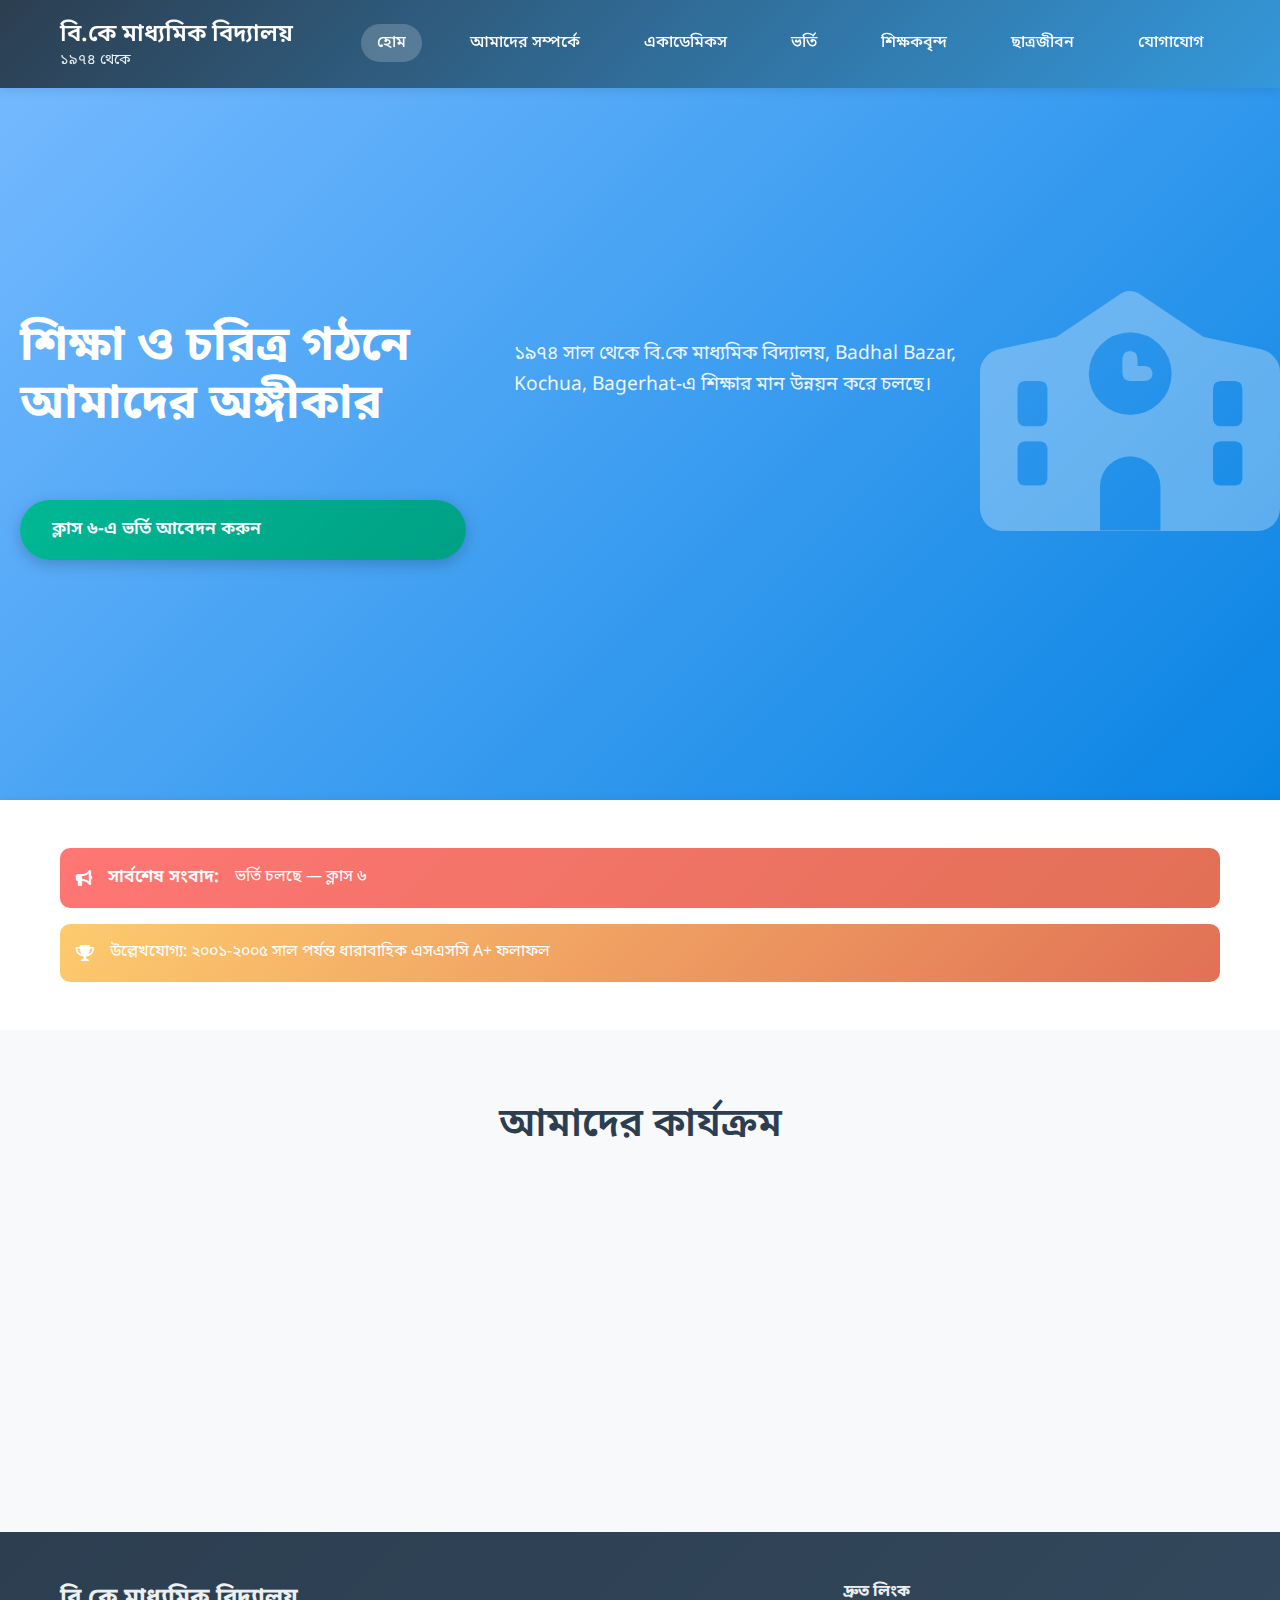
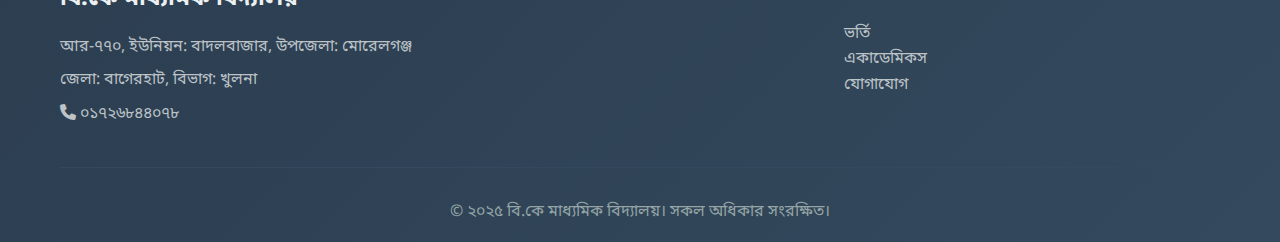
<file: index.html>
<!DOCTYPE html>
<html lang="bn">
<head>
    <meta charset="UTF-8">
    <meta name="viewport" content="width=device-width, initial-scale=1.0">
    <title>বি.কে মাধ্যমিক বিদ্যালয় - Badhal Bazar, Kochua, Bagerhat</title>
    <link rel="stylesheet" href="styles.css">
    <link href="https://fonts.googleapis.com/css2?family=Noto+Sans+Bengali:wght@300;400;500;600;700&display=swap" rel="stylesheet">
    <link rel="stylesheet" href="https://cdnjs.cloudflare.com/ajax/libs/font-awesome/6.0.0/css/all.min.css">
</head>
<body>
    <!-- Navigation -->
    <nav class="navbar">
        <div class="nav-container">
            <div class="nav-logo">
                <h2>বি.কে মাধ্যমিক বিদ্যালয়</h2>
                <span>১৯৭৪ থেকে</span>
            </div>
            <ul class="nav-menu">
                <li class="nav-item"><a href="index.html" class="nav-link active">হোম</a></li>
                <li class="nav-item"><a href="about.html" class="nav-link">আমাদের সম্পর্কে</a></li>
                <li class="nav-item"><a href="academics.html" class="nav-link">একাডেমিকস</a></li>
                <li class="nav-item"><a href="admission.html" class="nav-link">ভর্তি</a></li>
                <li class="nav-item"><a href="teachers.html" class="nav-link">শিক্ষকবৃন্দ</a></li>
                <li class="nav-item"><a href="student-life.html" class="nav-link">ছাত্রজীবন</a></li>
                <li class="nav-item"><a href="contact.html" class="nav-link">যোগাযোগ</a></li>
            </ul>
            <div class="hamburger">
                <span class="bar"></span>
                <span class="bar"></span>
                <span class="bar"></span>
            </div>
        </div>
    </nav>

    <!-- Hero Section -->
    <section class="hero">
        <div class="hero-content">
            <h1 class="hero-title">শিক্ষা ও চরিত্র গঠনে আমাদের অঙ্গীকার</h1>
            <p class="hero-subtitle">১৯৭৪ সাল থেকে বি.কে মাধ্যমিক বিদ্যালয়, Badhal Bazar, Kochua, Bagerhat-এ শিক্ষার মান উন্নয়ন করে চলছে।</p>
            <a href="admission.html" class="cta-button">ক্লাস ৬-এ ভর্তি আবেদন করুন</a>
        </div>
        <div class="hero-image">
            <div class="school-building">
                <i class="fas fa-school"></i>
            </div>
        </div>
    </section>

    <!-- News Section -->
    <section class="news-section">
        <div class="container">
            <div class="news-banner">
                <i class="fas fa-bullhorn"></i>
                <span class="news-label">সার্বশেষ সংবাদ:</span>
                <span class="news-text">ভর্তি চলছে — ক্লাস ৬</span>
            </div>
            <div class="achievement-banner">
                <i class="fas fa-trophy"></i>
                <span class="achievement-text">উল্লেখযোগ্য: ২০০১-২০০৫ সাল পর্যন্ত ধারাবাহিক এসএসসি A+ ফলাফল</span>
            </div>
        </div>
    </section>

    <!-- Activities Section -->
    <section class="activities">
        <div class="container">
            <h2 class="section-title">আমাদের কার্যক্রম</h2>
            <div class="activities-grid">
                <div class="activity-card">
                    <div class="activity-icon">
                        <i class="fas fa-book-open"></i>
                    </div>
                    <h3>শিক্ষা কার্যক্রম</h3>
                    <p>ক্লাস ৬ থেকে ১০ পর্যন্ত মানসম্মত পাঠ্যক্রম এবং পরীক্ষামূলক সহায়তা।</p>
                </div>
                <div class="activity-card">
                    <div class="activity-icon">
                        <i class="fas fa-futbol"></i>
                    </div>
                    <h3>অতিরিক্ত কার্যক্রম</h3>
                    <p>ক্রীড়া, সাংস্কৃতিক অনুষ্ঠান, বিজ্ঞান ক্লাব, বিতর্ক প্রতিযোগিতা।</p>
                </div>
                <div class="activity-card">
                    <div class="activity-icon">
                        <i class="fas fa-users"></i>
                    </div>
                    <h3>কমিউনিটি</h3>
                    <p>পিতা-মাতা ও স্থানীয় কমিউনিটির সাথে নিকট সহযোগিতা।</p>
                </div>
            </div>
        </div>
    </section>

    <!-- Footer -->
    <footer class="footer">
        <div class="container">
            <div class="footer-content">
                <div class="footer-info">
                    <h3>বি.কে মাধ্যমিক বিদ্যালয়</h3>
                    <p>আর-৭৭০, ইউনিয়ন: বাদলবাজার, উপজেলা: মোরেলগঞ্জ</p>
                    <p>জেলা: বাগেরহাট, বিভাগ: খুলনা</p>
                    <p><i class="fas fa-phone"></i> ০১৭২৬৮৪৪০৭৮</p>
                </div>
                <div class="footer-links">
                    <h4>দ্রুত লিংক</h4>
                    <ul>
                        <li><a href="admission.html">ভর্তি</a></li>
                        <li><a href="academics.html">একাডেমিকস</a></li>
                        <li><a href="contact.html">যোগাযোগ</a></li>
                    </ul>
                </div>
            </div>
            <div class="footer-bottom">
                <p>&copy; ২০২৫ বি.কে মাধ্যমিক বিদ্যালয়। সকল অধিকার সংরক্ষিত।</p>
            </div>
        </div>
    </footer>

    <script src="script.js"></script>
</body>
</html>
</file>
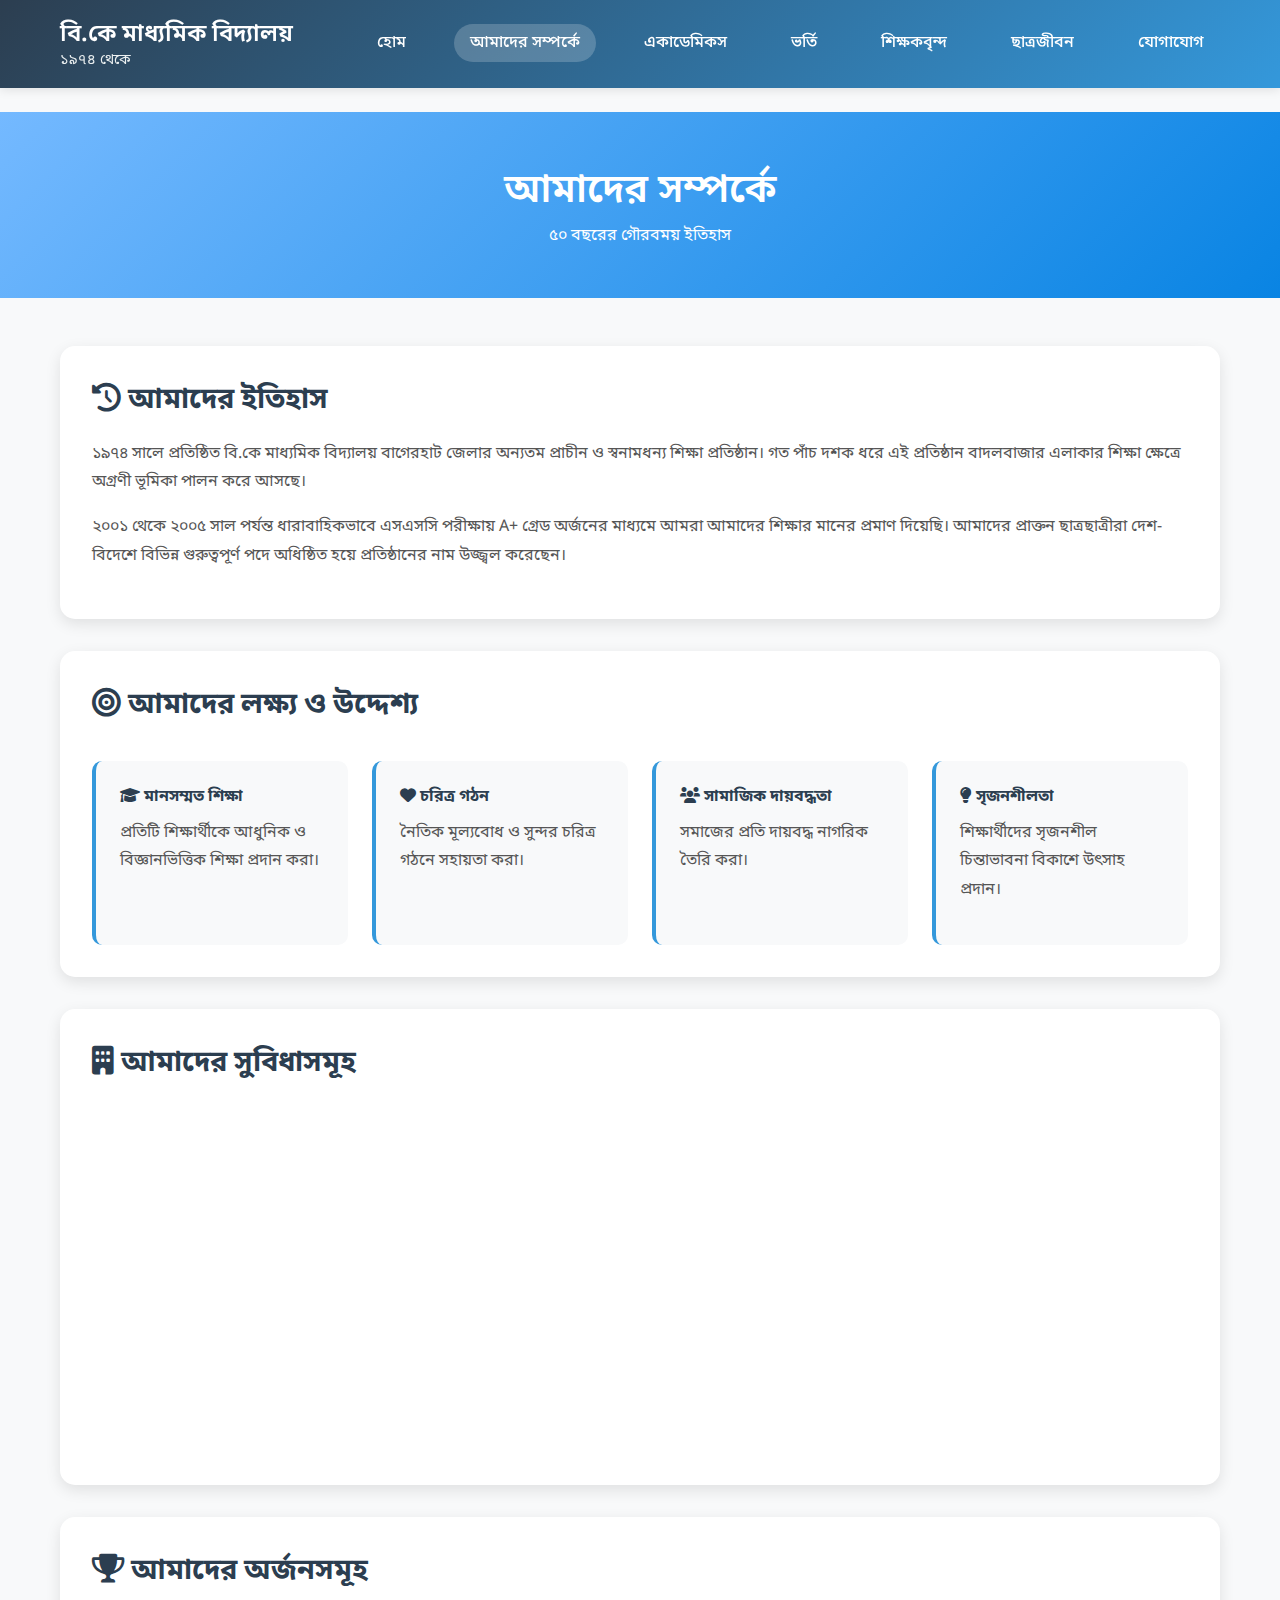
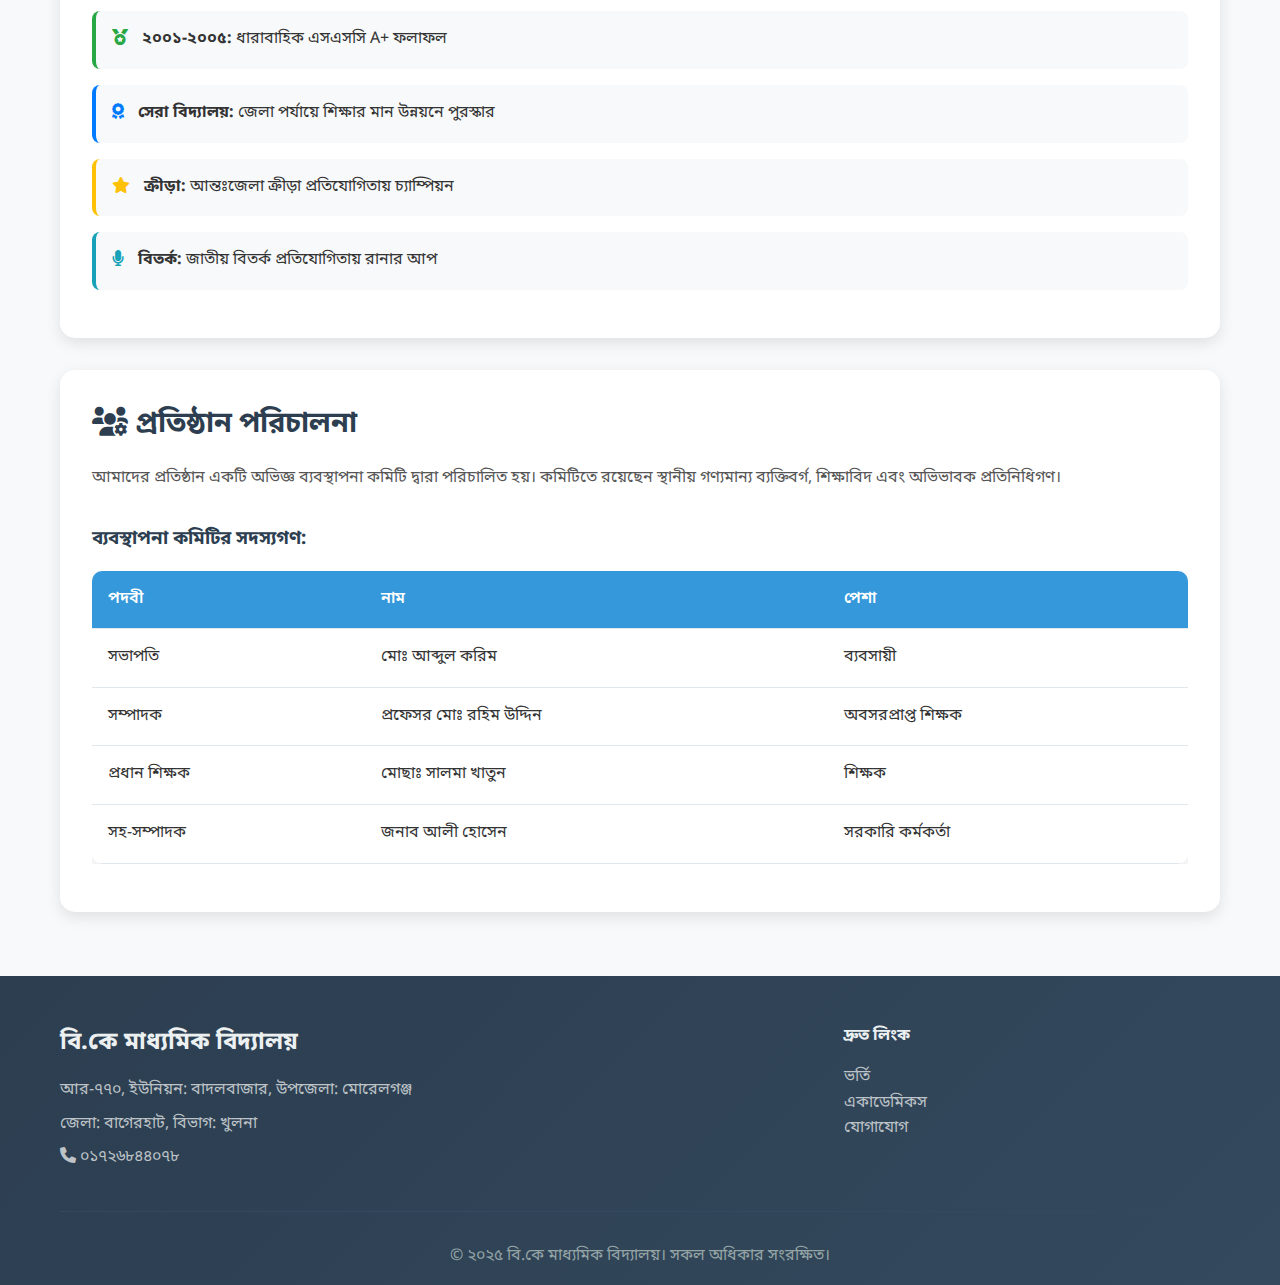
<file: about.html>
<!DOCTYPE html>
<html lang="bn">
<head>
    <meta charset="UTF-8">
    <meta name="viewport" content="width=device-width, initial-scale=1.0">
    <title>আমাদের সম্পর্কে - বি.কে মাধ্যমিক বিদ্যালয়</title>
    <link rel="stylesheet" href="styles.css">
    <link href="https://fonts.googleapis.com/css2?family=Noto+Sans+Bengali:wght@300;400;500;600;700&display=swap" rel="stylesheet">
    <link rel="stylesheet" href="https://cdnjs.cloudflare.com/ajax/libs/font-awesome/6.0.0/css/all.min.css">
</head>
<body>
    <!-- Navigation -->
    <nav class="navbar">
        <div class="nav-container">
            <div class="nav-logo">
                <h2>বি.কে মাধ্যমিক বিদ্যালয়</h2>
                <span>১৯৭৪ থেকে</span>
            </div>
            <ul class="nav-menu">
                <li class="nav-item"><a href="index.html" class="nav-link">হোম</a></li>
                <li class="nav-item"><a href="about.html" class="nav-link active">আমাদের সম্পর্কে</a></li>
                <li class="nav-item"><a href="academics.html" class="nav-link">একাডেমিকস</a></li>
                <li class="nav-item"><a href="admission.html" class="nav-link">ভর্তি</a></li>
                <li class="nav-item"><a href="teachers.html" class="nav-link">শিক্ষকবৃন্দ</a></li>
                <li class="nav-item"><a href="student-life.html" class="nav-link">ছাত্রজীবন</a></li>
                <li class="nav-item"><a href="contact.html" class="nav-link">যোগাযোগ</a></li>
            </ul>
            <div class="hamburger">
                <span class="bar"></span>
                <span class="bar"></span>
                <span class="bar"></span>
            </div>
        </div>
    </nav>

    <!-- Page Content -->
    <div class="page-content">
        <div class="page-header">
            <div class="container">
                <h1 class="page-title">আমাদের সম্পর্কে</h1>
                <p>৫০ বছরের গৌরবময় ইতিহাস</p>
            </div>
        </div>

        <div class="container">
            <!-- School History -->
            <div class="content-section">
                <h2><i class="fas fa-history"></i> আমাদের ইতিহাস</h2>
                <p>১৯৭৪ সালে প্রতিষ্ঠিত বি.কে মাধ্যমিক বিদ্যালয় বাগেরহাট জেলার অন্যতম প্রাচীন ও স্বনামধন্য শিক্ষা প্রতিষ্ঠান। গত পাঁচ দশক ধরে এই প্রতিষ্ঠান বাদলবাজার এলাকার শিক্ষা ক্ষেত্রে অগ্রণী ভূমিকা পালন করে আসছে।</p>
                <p>২০০১ থেকে ২০০৫ সাল পর্যন্ত ধারাবাহিকভাবে এসএসসি পরীক্ষায় A+ গ্রেড অর্জনের মাধ্যমে আমরা আমাদের শিক্ষার মানের প্রমাণ দিয়েছি। আমাদের প্রাক্তন ছাত্রছাত্রীরা দেশ-বিদেশে বিভিন্ন গুরুত্বপূর্ণ পদে অধিষ্ঠিত হয়ে প্রতিষ্ঠানের নাম উজ্জ্বল করেছেন।</p>
            </div>

            <!-- Mission & Vision -->
            <div class="content-section">
                <h2><i class="fas fa-bullseye"></i> আমাদের লক্ষ্য ও উদ্দেশ্য</h2>
                <div class="features-grid">
                    <div class="feature-item">
                        <h4><i class="fas fa-graduation-cap"></i> মানসম্মত শিক্ষা</h4>
                        <p>প্রতিটি শিক্ষার্থীকে আধুনিক ও বিজ্ঞানভিত্তিক শিক্ষা প্রদান করা।</p>
                    </div>
                    <div class="feature-item">
                        <h4><i class="fas fa-heart"></i> চরিত্র গঠন</h4>
                        <p>নৈতিক মূল্যবোধ ও সুন্দর চরিত্র গঠনে সহায়তা করা।</p>
                    </div>
                    <div class="feature-item">
                        <h4><i class="fas fa-users"></i> সামাজিক দায়বদ্ধতা</h4>
                        <p>সমাজের প্রতি দায়বদ্ধ নাগরিক তৈরি করা।</p>
                    </div>
                    <div class="feature-item">
                        <h4><i class="fas fa-lightbulb"></i> সৃজনশীলতা</h4>
                        <p>শিক্ষার্থীদের সৃজনশীল চিন্তাভাবনা বিকাশে উৎসাহ প্রদান।</p>
                    </div>
                </div>
            </div>

            <!-- Facilities -->
            <div class="content-section">
                <h2><i class="fas fa-building"></i> আমাদের সুবিধাসমূহ</h2>
                <div class="features-grid">
                    <div class="feature-item">
                        <h4><i class="fas fa-chalkboard-teacher"></i> আধুনিক শ্রেণিকক্ষ</h4>
                        <p>প্রতিটি শ্রেণিকক্ষ আধুনিক শিক্ষা উপকরণ দিয়ে সজ্জিত।</p>
                    </div>
                    <div class="feature-item">
                        <h4><i class="fas fa-flask"></i> বিজ্ঞান গবেষণাগার</h4>
                        <p>পদার্থ, রসায়ন ও জীববিজ্ঞান গবেষণাগার রয়েছে।</p>
                    </div>
                    <div class="feature-item">
                        <h4><i class="fas fa-book"></i> গ্রন্থাগার</h4>
                        <p>সমৃদ্ধ গ্রন্থাগার যেখানে রয়েছে হাজারো বই।</p>
                    </div>
                    <div class="feature-item">
                        <h4><i class="fas fa-futbol"></i> খেলার মাঠ</h4>
                        <p>ক্রীড়া কার্যক্রমের জন্য প্রশস্ত খেলার মাঠ।</p>
                    </div>
                    <div class="feature-item">
                        <h4><i class="fas fa-desktop"></i> কম্পিউটার ল্যাব</h4>
                        <p>আধুনিক কম্পিউটার শিক্ষার জন্য সুসজ্জিত ল্যাব।</p>
                    </div>
                    <div class="feature-item">
                        <h4><i class="fas fa-pray"></i> মসজিদ</h4>
                        <p>ধর্মীয় শিক্ষা ও নামাজের জন্য মসজিদ রয়েছে।</p>
                    </div>
                </div>
            </div>

            <!-- Achievements -->
            <div class="content-section">
                <h2><i class="fas fa-trophy"></i> আমাদের অর্জনসমূহ</h2>
                <ul style="list-style: none; padding: 0;">
                    <li style="margin-bottom: 1rem; padding: 1rem; background: #f8f9fa; border-radius: 8px; border-left: 4px solid #28a745;">
                        <i class="fas fa-medal" style="color: #28a745; margin-right: 10px;"></i>
                        <strong>২০০১-২০০৫:</strong> ধারাবাহিক এসএসসি A+ ফলাফল
                    </li>
                    <li style="margin-bottom: 1rem; padding: 1rem; background: #f8f9fa; border-radius: 8px; border-left: 4px solid #007bff;">
                        <i class="fas fa-award" style="color: #007bff; margin-right: 10px;"></i>
                        <strong>সেরা বিদ্যালয়:</strong> জেলা পর্যায়ে শিক্ষার মান উন্নয়নে পুরস্কার
                    </li>
                    <li style="margin-bottom: 1rem; padding: 1rem; background: #f8f9fa; border-radius: 8px; border-left: 4px solid #ffc107;">
                        <i class="fas fa-star" style="color: #ffc107; margin-right: 10px;"></i>
                        <strong>ক্রীড়া:</strong> আন্তঃজেলা ক্রীড়া প্রতিযোগিতায় চ্যাম্পিয়ন
                    </li>
                    <li style="margin-bottom: 1rem; padding: 1rem; background: #f8f9fa; border-radius: 8px; border-left: 4px solid #17a2b8;">
                        <i class="fas fa-microphone" style="color: #17a2b8; margin-right: 10px;"></i>
                        <strong>বিতর্ক:</strong> জাতীয় বিতর্ক প্রতিযোগিতায় রানার আপ
                    </li>
                </ul>
            </div>

            <!-- Management -->
            <div class="content-section">
                <h2><i class="fas fa-users-cog"></i> প্রতিষ্ঠান পরিচালনা</h2>
                <p>আমাদের প্রতিষ্ঠান একটি অভিজ্ঞ ব্যবস্থাপনা কমিটি দ্বারা পরিচালিত হয়। কমিটিতে রয়েছেন স্থানীয় গণ্যমান্য ব্যক্তিবর্গ, শিক্ষাবিদ এবং অভিভাবক প্রতিনিধিগণ।</p>
                
                <div style="margin-top: 2rem;">
                    <h3 style="color: #2c3e50; margin-bottom: 1rem;">ব্যবস্থাপনা কমিটির সদস্যগণ:</h3>
                    <div class="table-responsive">
                        <table class="data-table">
                            <thead>
                                <tr>
                                    <th>পদবী</th>
                                    <th>নাম</th>
                                    <th>পেশা</th>
                                </tr>
                            </thead>
                            <tbody>
                                <tr>
                                    <td>সভাপতি</td>
                                    <td>মোঃ আব্দুল করিম</td>
                                    <td>ব্যবসায়ী</td>
                                </tr>
                                <tr>
                                    <td>সম্পাদক</td>
                                    <td>প্রফেসর মোঃ রহিম উদ্দিন</td>
                                    <td>অবসরপ্রাপ্ত শিক্ষক</td>
                                </tr>
                                <tr>
                                    <td>প্রধান শিক্ষক</td>
                                    <td>মোছাঃ সালমা খাতুন</td>
                                    <td>শিক্ষক</td>
                                </tr>
                                <tr>
                                    <td>সহ-সম্পাদক</td>
                                    <td>জনাব আলী হোসেন</td>
                                    <td>সরকারি কর্মকর্তা</td>
                                </tr>
                            </tbody>
                        </table>
                    </div>
                </div>
            </div>
        </div>
    </div>

    <!-- Footer -->
    <footer class="footer">
        <div class="container">
            <div class="footer-content">
                <div class="footer-info">
                    <h3>বি.কে মাধ্যমিক বিদ্যালয়</h3>
                    <p>আর-৭৭০, ইউনিয়ন: বাদলবাজার, উপজেলা: মোরেলগঞ্জ</p>
                    <p>জেলা: বাগেরহাট, বিভাগ: খুলনা</p>
                    <p><i class="fas fa-phone"></i> ০১৭২৬৮৪৪০৭৮</p>
                </div>
                <div class="footer-links">
                    <h4>দ্রুত লিংক</h4>
                    <ul>
                        <li><a href="admission.html">ভর্তি</a></li>
                        <li><a href="academics.html">একাডেমিকস</a></li>
                        <li><a href="contact.html">যোগাযোগ</a></li>
                    </ul>
                </div>
            </div>
            <div class="footer-bottom">
                <p>&copy; ২০২৫ বি.কে মাধ্যমিক বিদ্যালয়। সকল অধিকার সংরক্ষিত।</p>
            </div>
        </div>
    </footer>

    <script src="script.js"></script>
</body>
</html>
</file>
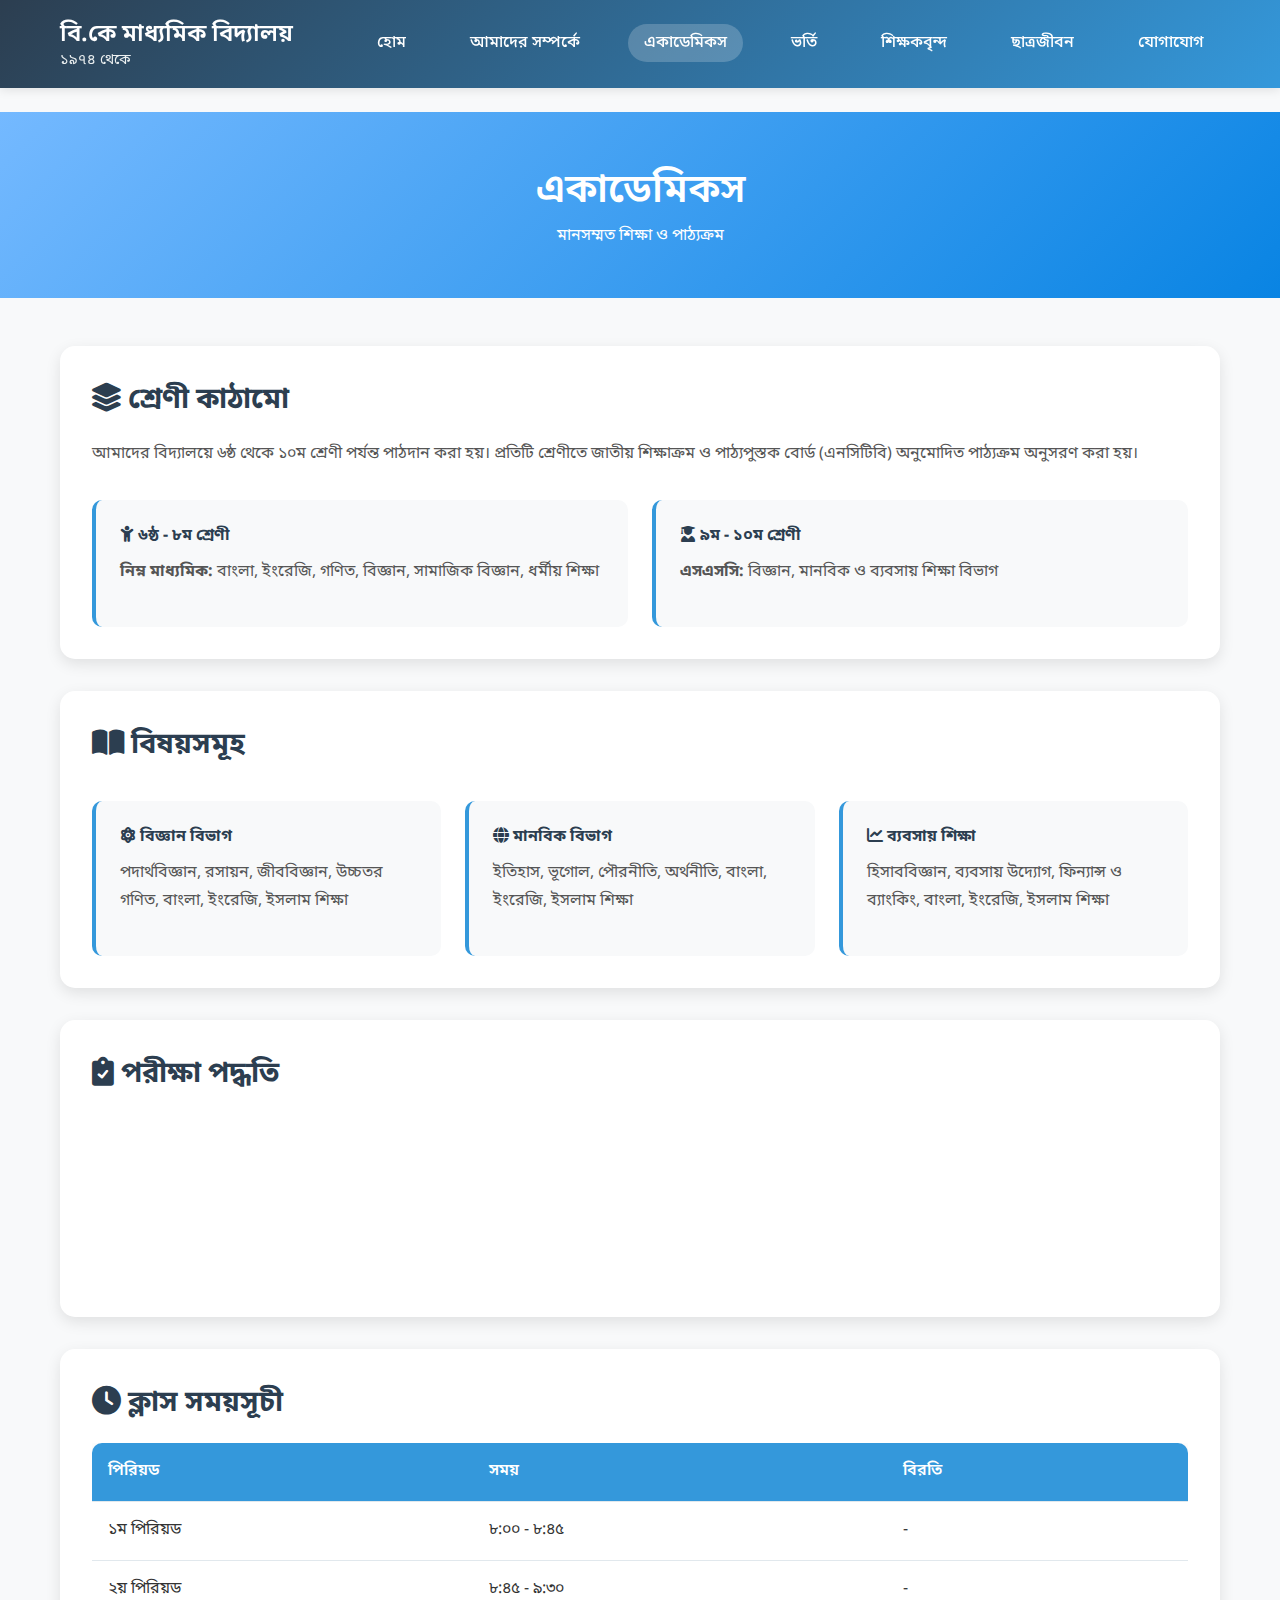
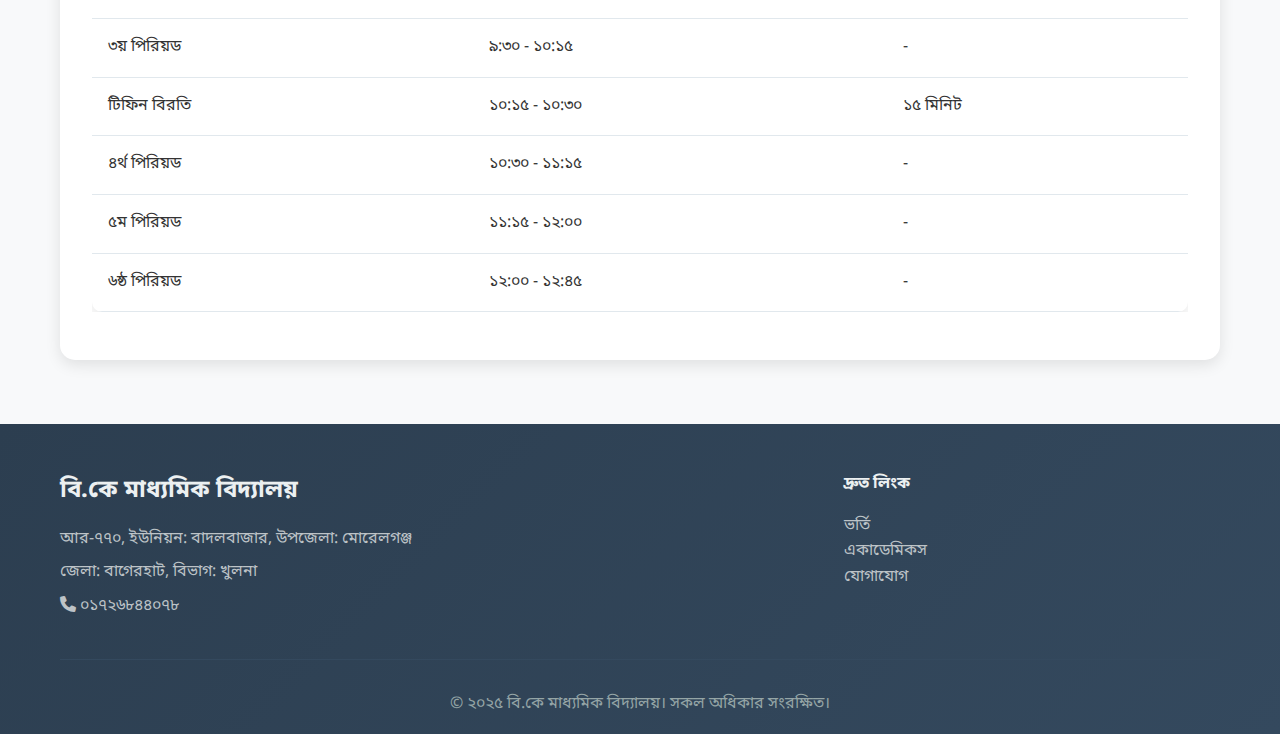
<file: academics.html>
<!DOCTYPE html>
<html lang="bn">
<head>
    <meta charset="UTF-8">
    <meta name="viewport" content="width=device-width, initial-scale=1.0">
    <title>একাডেমিকস - বি.কে মাধ্যমিক বিদ্যালয়</title>
    <link rel="stylesheet" href="styles.css">
    <link href="https://fonts.googleapis.com/css2?family=Noto+Sans+Bengali:wght@300;400;500;600;700&display=swap" rel="stylesheet">
    <link rel="stylesheet" href="https://cdnjs.cloudflare.com/ajax/libs/font-awesome/6.0.0/css/all.min.css">
</head>
<body>
    <!-- Navigation -->
    <nav class="navbar">
        <div class="nav-container">
            <div class="nav-logo">
                <h2>বি.কে মাধ্যমিক বিদ্যালয়</h2>
                <span>১৯৭৪ থেকে</span>
            </div>
            <ul class="nav-menu">
                <li class="nav-item"><a href="index.html" class="nav-link">হোম</a></li>
                <li class="nav-item"><a href="about.html" class="nav-link">আমাদের সম্পর্কে</a></li>
                <li class="nav-item"><a href="academics.html" class="nav-link active">একাডেমিকস</a></li>
                <li class="nav-item"><a href="admission.html" class="nav-link">ভর্তি</a></li>
                <li class="nav-item"><a href="teachers.html" class="nav-link">শিক্ষকবৃন্দ</a></li>
                <li class="nav-item"><a href="student-life.html" class="nav-link">ছাত্রজীবন</a></li>
                <li class="nav-item"><a href="contact.html" class="nav-link">যোগাযোগ</a></li>
            </ul>
            <div class="hamburger">
                <span class="bar"></span>
                <span class="bar"></span>
                <span class="bar"></span>
            </div>
        </div>
    </nav>

    <!-- Page Content -->
    <div class="page-content">
        <div class="page-header">
            <div class="container">
                <h1 class="page-title">একাডেমিকস</h1>
                <p>মানসম্মত শিক্ষা ও পাঠ্যক্রম</p>
            </div>
        </div>

        <div class="container">
            <!-- Class Structure -->
            <div class="content-section">
                <h2><i class="fas fa-layer-group"></i> শ্রেণী কাঠামো</h2>
                <p>আমাদের বিদ্যালয়ে ৬ষ্ঠ থেকে ১০ম শ্রেণী পর্যন্ত পাঠদান করা হয়। প্রতিটি শ্রেণীতে জাতীয় শিক্ষাক্রম ও পাঠ্যপুস্তক বোর্ড (এনসিটিবি) অনুমোদিত পাঠ্যক্রম অনুসরণ করা হয়।</p>
                
                <div class="features-grid">
                    <div class="feature-item">
                        <h4><i class="fas fa-child"></i> ৬ষ্ঠ - ৮ম শ্রেণী</h4>
                        <p><strong>নিম্ন মাধ্যমিক:</strong> বাংলা, ইংরেজি, গণিত, বিজ্ঞান, সামাজিক বিজ্ঞান, ধর্মীয় শিক্ষা</p>
                    </div>
                    <div class="feature-item">
                        <h4><i class="fas fa-user-graduate"></i> ৯ম - ১০ম শ্রেণী</h4>
                        <p><strong>এসএসসি:</strong> বিজ্ঞান, মানবিক ও ব্যবসায় শিক্ষা বিভাগ</p>
                    </div>
                </div>
            </div>

            <!-- Subjects -->
            <div class="content-section">
                <h2><i class="fas fa-book-open"></i> বিষয়সমূহ</h2>
                
                <div class="features-grid">
                    <div class="feature-item">
                        <h4><i class="fas fa-atom"></i> বিজ্ঞান বিভাগ</h4>
                        <p>পদার্থবিজ্ঞান, রসায়ন, জীববিজ্ঞান, উচ্চতর গণিত, বাংলা, ইংরেজি, ইসলাম শিক্ষা</p>
                    </div>
                    <div class="feature-item">
                        <h4><i class="fas fa-globe"></i> মানবিক বিভাগ</h4>
                        <p>ইতিহাস, ভূগোল, পৌরনীতি, অর্থনীতি, বাংলা, ইংরেজি, ইসলাম শিক্ষা</p>
                    </div>
                    <div class="feature-item">
                        <h4><i class="fas fa-chart-line"></i> ব্যবসায় শিক্ষা</h4>
                        <p>হিসাববিজ্ঞান, ব্যবসায় উদ্যোগ, ফিন্যান্স ও ব্যাংকিং, বাংলা, ইংরেজি, ইসলাম শিক্ষা</p>
                    </div>
                </div>
            </div>

            <!-- Examination System -->
            <div class="content-section">
                <h2><i class="fas fa-clipboard-check"></i> পরীক্ষা পদ্ধতি</h2>
                <div class="features-grid">
                    <div class="feature-item">
                        <h4><i class="fas fa-calendar-week"></i> সাপ্তাহিক পরীক্ষা</h4>
                        <p>প্রতি সপ্তাহে নিয়মিত পরীক্ষা নেওয়া হয় শিক্ষার্থীদের অগ্রগতি যাচাইয়ের জন্য।</p>
                    </div>
                    <div class="feature-item">
                        <h4><i class="fas fa-graduation-cap"></i> অর্ধবার্ষিক পরীক্ষা</h4>
                        <p>বছরের মাঝামাঝি সময়ে অর্ধবার্ষিক পরীক্ষা অনুষ্ঠিত হয়।</p>
                    </div>
                    <div class="feature-item">
                        <h4><i class="fas fa-trophy"></i> বার্ষিক পরীক্ষা</h4>
                        <p>বছরের শেষে বার্ষিক পরীক্ষা নেওয়া হয় যা চূড়ান্ত ফলাফল নির্ধারণ করে।</p>
                    </div>
                </div>
            </div>

            <!-- Class Schedule -->
            <div class="content-section">
                <h2><i class="fas fa-clock"></i> ক্লাস সময়সূচী</h2>
                <div class="table-responsive">
                    <table class="data-table">
                        <thead>
                            <tr>
                                <th>পিরিয়ড</th>
                                <th>সময়</th>
                                <th>বিরতি</th>
                            </tr>
                        </thead>
                        <tbody>
                            <tr>
                                <td>১ম পিরিয়ড</td>
                                <td>৮:০০ - ৮:৪৫</td>
                                <td>-</td>
                            </tr>
                            <tr>
                                <td>২য় পিরিয়ড</td>
                                <td>৮:৪৫ - ৯:৩০</td>
                                <td>-</td>
                            </tr>
                            <tr>
                                <td>৩য় পিরিয়ড</td>
                                <td>৯:৩০ - ১০:১৫</td>
                                <td>-</td>
                            </tr>
                            <tr>
                                <td>টিফিন বিরতি</td>
                                <td>১০:১৫ - ১০:৩০</td>
                                <td>১৫ মিনিট</td>
                            </tr>
                            <tr>
                                <td>৪র্থ পিরিয়ড</td>
                                <td>১০:৩০ - ১১:১৫</td>
                                <td>-</td>
                            </tr>
                            <tr>
                                <td>৫ম পিরিয়ড</td>
                                <td>১১:১৫ - ১২:০০</td>
                                <td>-</td>
                            </tr>
                            <tr>
                                <td>৬ষ্ঠ পিরিয়ড</td>
                                <td>১২:০০ - ১২:৪৫</td>
                                <td>-</td>
                            </tr>
                        </tbody>
                    </table>
                </div>
            </div>
        </div>
    </div>

    <!-- Footer -->
    <footer class="footer">
        <div class="container">
            <div class="footer-content">
                <div class="footer-info">
                    <h3>বি.কে মাধ্যমিক বিদ্যালয়</h3>
                    <p>আর-৭৭০, ইউনিয়ন: বাদলবাজার, উপজেলা: মোরেলগঞ্জ</p>
                    <p>জেলা: বাগেরহাট, বিভাগ: খুলনা</p>
                    <p><i class="fas fa-phone"></i> ০১৭২৬৮৪৪০৭৮</p>
                </div>
                <div class="footer-links">
                    <h4>দ্রুত লিংক</h4>
                    <ul>
                        <li><a href="admission.html">ভর্তি</a></li>
                        <li><a href="academics.html">একাডেমিকস</a></li>
                        <li><a href="contact.html">যোগাযোগ</a></li>
                    </ul>
                </div>
            </div>
            <div class="footer-bottom">
                <p>&copy; ২০২৫ বি.কে মাধ্যমিক বিদ্যালয়। সকল অধিকার সংরক্ষিত।</p>
            </div>
        </div>
    </footer>

    <script src="script.js"></script>
</body>
</html>
</file>
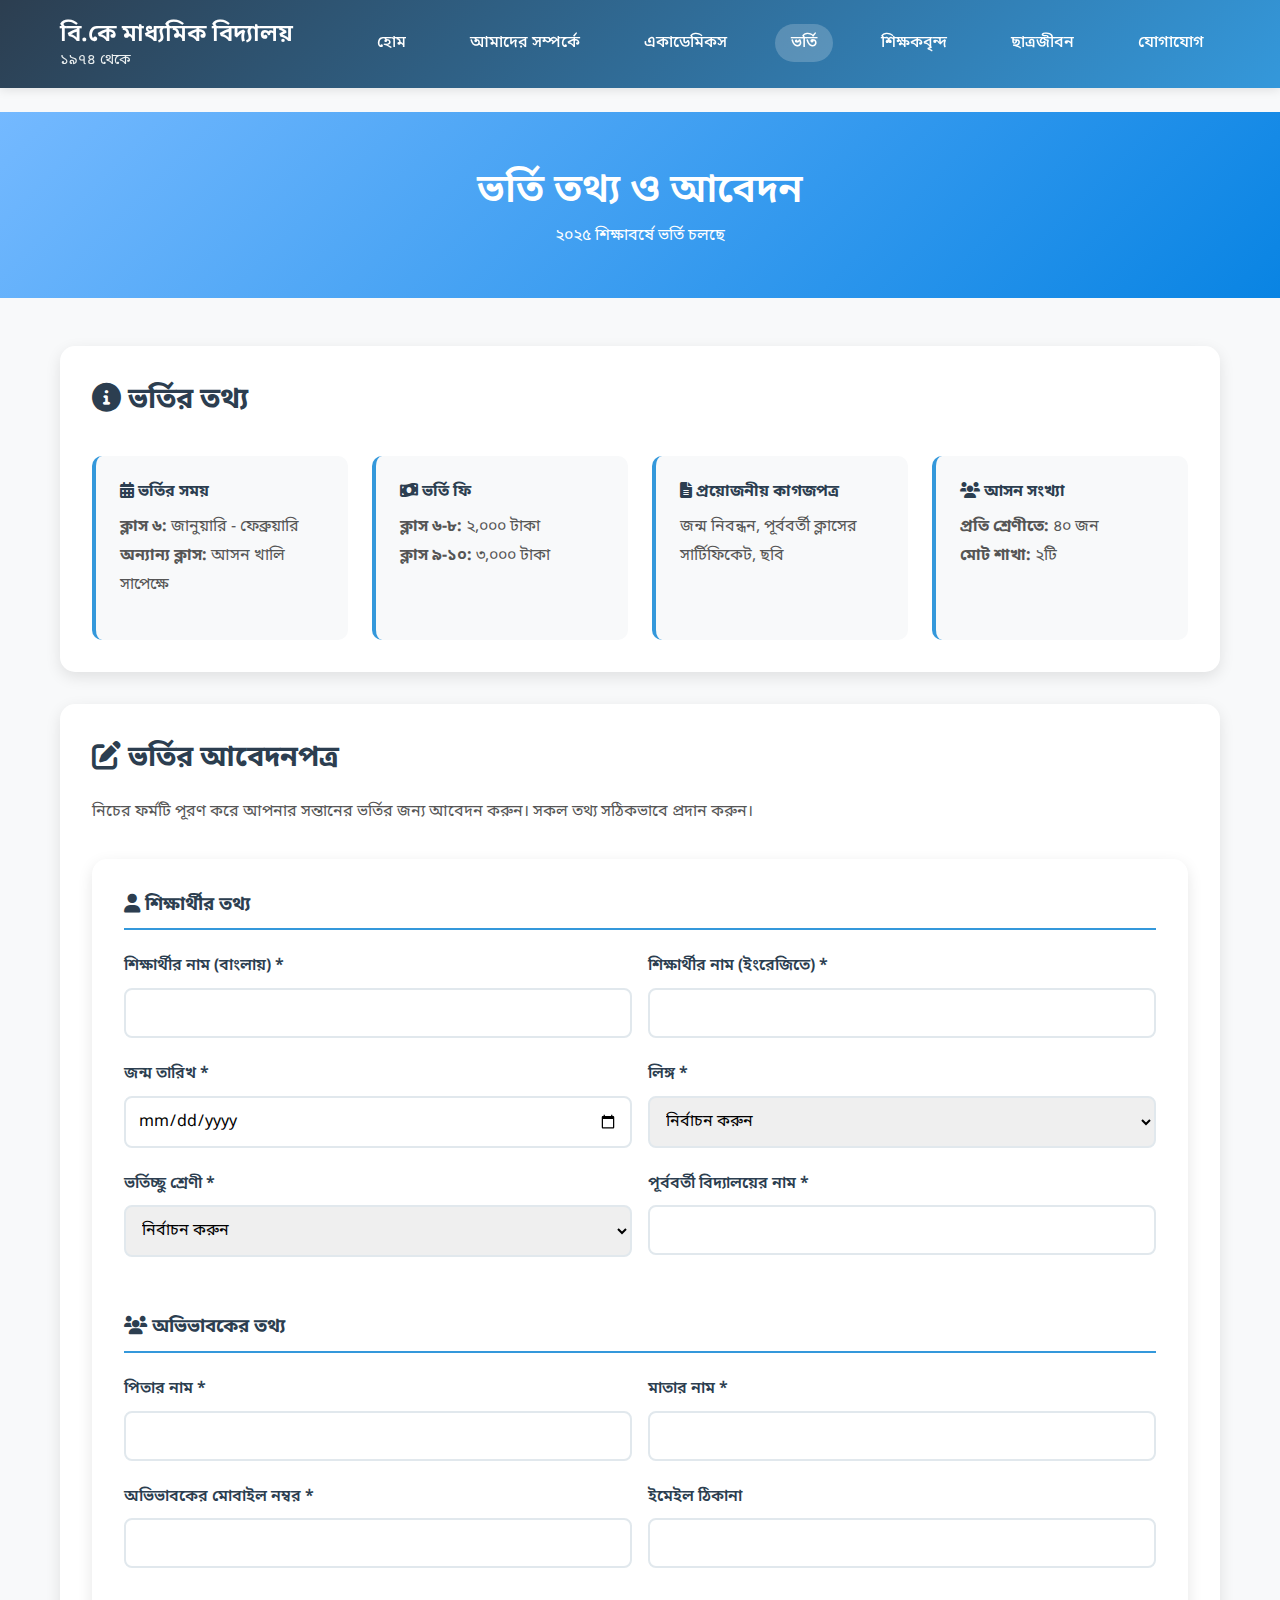
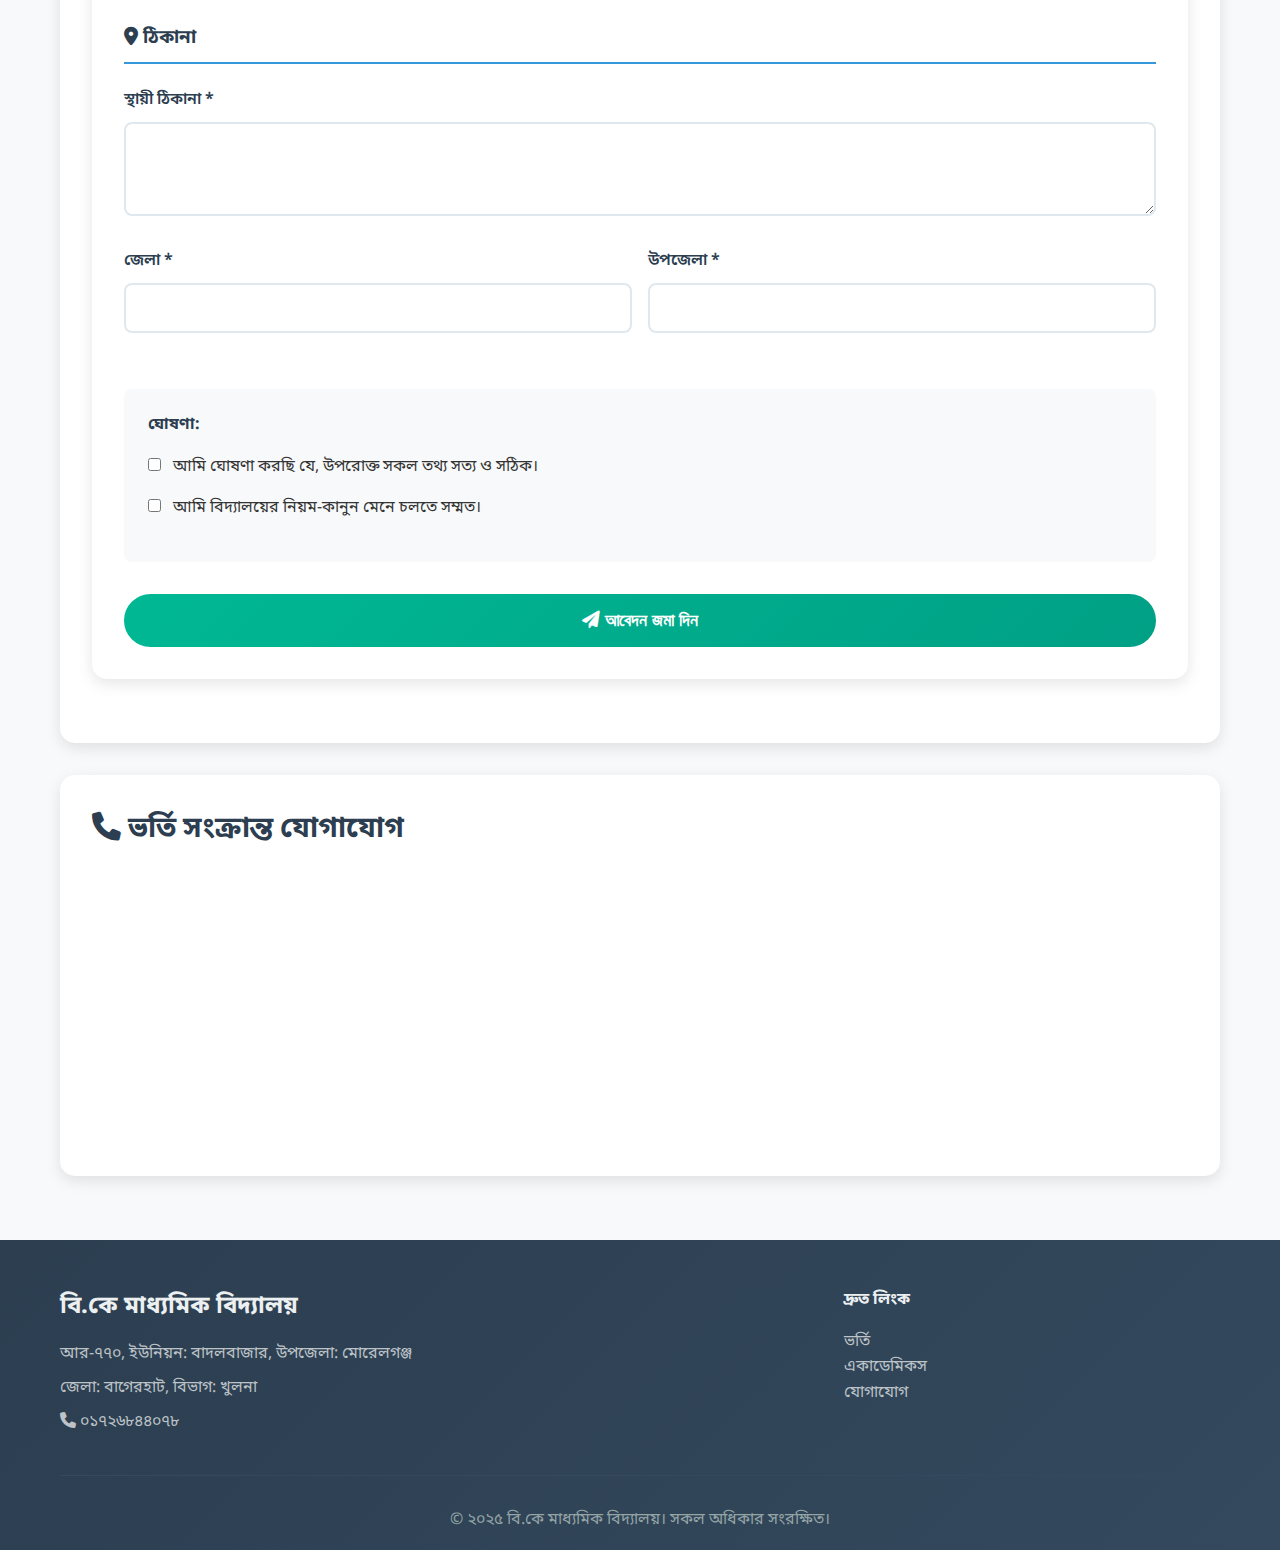
<file: admission.html>
<!DOCTYPE html>
<html lang="bn">
<head>
    <meta charset="UTF-8">
    <meta name="viewport" content="width=device-width, initial-scale=1.0">
    <title>ভর্তি - বি.কে মাধ্যমিক বিদ্যালয়</title>
    <link rel="stylesheet" href="styles.css">
    <link href="https://fonts.googleapis.com/css2?family=Noto+Sans+Bengali:wght@300;400;500;600;700&display=swap" rel="stylesheet">
    <link rel="stylesheet" href="https://cdnjs.cloudflare.com/ajax/libs/font-awesome/6.0.0/css/all.min.css">
</head>
<body>
    <!-- Navigation -->
    <nav class="navbar">
        <div class="nav-container">
            <div class="nav-logo">
                <h2>বি.কে মাধ্যমিক বিদ্যালয়</h2>
                <span>১৯৭৪ থেকে</span>
            </div>
            <ul class="nav-menu">
                <li class="nav-item"><a href="index.html" class="nav-link">হোম</a></li>
                <li class="nav-item"><a href="about.html" class="nav-link">আমাদের সম্পর্কে</a></li>
                <li class="nav-item"><a href="academics.html" class="nav-link">একাডেমিকস</a></li>
                <li class="nav-item"><a href="admission.html" class="nav-link active">ভর্তি</a></li>
                <li class="nav-item"><a href="teachers.html" class="nav-link">শিক্ষকবৃন্দ</a></li>
                <li class="nav-item"><a href="student-life.html" class="nav-link">ছাত্রজীবন</a></li>
                <li class="nav-item"><a href="contact.html" class="nav-link">যোগাযোগ</a></li>
            </ul>
            <div class="hamburger">
                <span class="bar"></span>
                <span class="bar"></span>
                <span class="bar"></span>
            </div>
        </div>
    </nav>

    <!-- Page Content -->
    <div class="page-content">
        <div class="page-header">
            <div class="container">
                <h1 class="page-title">ভর্তি তথ্য ও আবেদন</h1>
                <p>২০২৫ শিক্ষাবর্ষে ভর্তি চলছে</p>
            </div>
        </div>

        <div class="container">
            <!-- Admission Info -->
            <div class="content-section">
                <h2><i class="fas fa-info-circle"></i> ভর্তির তথ্য</h2>
                <div class="features-grid">
                    <div class="feature-item">
                        <h4><i class="fas fa-calendar-alt"></i> ভর্তির সময়</h4>
                        <p><strong>ক্লাস ৬:</strong> জানুয়ারি - ফেব্রুয়ারি<br>
                        <strong>অন্যান্য ক্লাস:</strong> আসন খালি সাপেক্ষে</p>
                    </div>
                    <div class="feature-item">
                        <h4><i class="fas fa-money-bill-wave"></i> ভর্তি ফি</h4>
                        <p><strong>ক্লাস ৬-৮:</strong> ২,০০০ টাকা<br>
                        <strong>ক্লাস ৯-১০:</strong> ৩,০০০ টাকা</p>
                    </div>
                    <div class="feature-item">
                        <h4><i class="fas fa-file-alt"></i> প্রয়োজনীয় কাগজপত্র</h4>
                        <p>জন্ম নিবন্ধন, পূর্ববর্তী ক্লাসের সার্টিফিকেট, ছবি</p>
                    </div>
                    <div class="feature-item">
                        <h4><i class="fas fa-users"></i> আসন সংখ্যা</h4>
                        <p><strong>প্রতি শ্রেণীতে:</strong> ৪০ জন<br>
                        <strong>মোট শাখা:</strong> ২টি</p>
                    </div>
                </div>
            </div>

            <!-- Admission Form -->
            <div class="content-section">
                <h2><i class="fas fa-edit"></i> ভর্তির আবেদনপত্র</h2>
                <p style="margin-bottom: 2rem; color: #555;">নিচের ফর্মটি পূরণ করে আপনার সন্তানের ভর্তির জন্য আবেদন করুন। সকল তথ্য সঠিকভাবে প্রদান করুন।</p>
                
                <div class="form-container">
                    <form id="admissionForm">
                        <!-- Student Information -->
                        <h3 style="color: #2c3e50; margin-bottom: 1.5rem; border-bottom: 2px solid #3498db; padding-bottom: 0.5rem;">
                            <i class="fas fa-user"></i> শিক্ষার্থীর তথ্য
                        </h3>
                        
                        <div class="form-row">
                            <div class="form-group">
                                <label for="studentName">শিক্ষার্থীর নাম (বাংলায়) *</label>
                                <input type="text" id="studentName" name="studentName" required>
                            </div>
                            <div class="form-group">
                                <label for="studentNameEn">শিক্ষার্থীর নাম (ইংরেজিতে) *</label>
                                <input type="text" id="studentNameEn" name="studentNameEn" required>
                            </div>
                        </div>

                        <div class="form-row">
                            <div class="form-group">
                                <label for="birthDate">জন্ম তারিখ *</label>
                                <input type="date" id="birthDate" name="birthDate" required>
                            </div>
                            <div class="form-group">
                                <label for="gender">লিঙ্গ *</label>
                                <select id="gender" name="gender" required>
                                    <option value="">নির্বাচন করুন</option>
                                    <option value="male">পুরুষ</option>
                                    <option value="female">মহিলা</option>
                                </select>
                            </div>
                        </div>

                        <div class="form-row">
                            <div class="form-group">
                                <label for="admissionClass">ভর্তিচ্ছু শ্রেণী *</label>
                                <select id="admissionClass" name="admissionClass" required>
                                    <option value="">নির্বাচন করুন</option>
                                    <option value="6">ষষ্ঠ শ্রেণী</option>
                                    <option value="7">সপ্তম শ্রেণী</option>
                                    <option value="8">অষ্টম শ্রেণী</option>
                                    <option value="9">নবম শ্রেণী</option>
                                    <option value="10">দশম শ্রেণী</option>
                                </select>
                            </div>
                            <div class="form-group">
                                <label for="previousSchool">পূর্ববর্তী বিদ্যালয়ের নাম *</label>
                                <input type="text" id="previousSchool" name="previousSchool" required>
                            </div>
                        </div>

                        <!-- Parent Information -->
                        <h3 style="color: #2c3e50; margin: 2rem 0 1.5rem 0; border-bottom: 2px solid #3498db; padding-bottom: 0.5rem;">
                            <i class="fas fa-users"></i> অভিভাবকের তথ্য
                        </h3>

                        <div class="form-row">
                            <div class="form-group">
                                <label for="fatherName">পিতার নাম *</label>
                                <input type="text" id="fatherName" name="fatherName" required>
                            </div>
                            <div class="form-group">
                                <label for="motherName">মাতার নাম *</label>
                                <input type="text" id="motherName" name="motherName" required>
                            </div>
                        </div>

                        <div class="form-row">
                            <div class="form-group">
                                <label for="guardianPhone">অভিভাবকের মোবাইল নম্বর *</label>
                                <input type="tel" id="guardianPhone" name="guardianPhone" required>
                            </div>
                            <div class="form-group">
                                <label for="email">ইমেইল ঠিকানা</label>
                                <input type="email" id="email" name="email">
                            </div>
                        </div>

                        <!-- Address Information -->
                        <h3 style="color: #2c3e50; margin: 2rem 0 1.5rem 0; border-bottom: 2px solid #3498db; padding-bottom: 0.5rem;">
                            <i class="fas fa-map-marker-alt"></i> ঠিকানা
                        </h3>

                        <div class="form-group">
                            <label for="permanentAddress">স্থায়ী ঠিকানা *</label>
                            <textarea id="permanentAddress" name="permanentAddress" rows="3" required></textarea>
                        </div>

                        <div class="form-row">
                            <div class="form-group">
                                <label for="district">জেলা *</label>
                                <input type="text" id="district" name="district" required>
                            </div>
                            <div class="form-group">
                                <label for="upazila">উপজেলা *</label>
                                <input type="text" id="upazila" name="upazila" required>
                            </div>
                        </div>

                        <!-- Declaration -->
                        <div style="background: #f8f9fa; padding: 1.5rem; border-radius: 8px; margin: 2rem 0;">
                            <h4 style="color: #2c3e50; margin-bottom: 1rem;">ঘোষণা:</h4>
                            <div style="margin-bottom: 1rem;">
                                <input type="checkbox" id="declaration1" name="declaration1" required>
                                <label for="declaration1" style="margin-left: 0.5rem;">আমি ঘোষণা করছি যে, উপরোক্ত সকল তথ্য সত্য ও সঠিক।</label>
                            </div>
                            <div style="margin-bottom: 1rem;">
                                <input type="checkbox" id="declaration2" name="declaration2" required>
                                <label for="declaration2" style="margin-left: 0.5rem;">আমি বিদ্যালয়ের নিয়ম-কানুন মেনে চলতে সম্মত।</label>
                            </div>
                        </div>

                        <button type="submit" class="submit-btn">
                            <i class="fas fa-paper-plane"></i> আবেদন জমা দিন
                        </button>
                    </form>
                </div>
            </div>

            <!-- Contact for Admission -->
            <div class="content-section">
                <h2><i class="fas fa-phone"></i> ভর্তি সংক্রান্ত যোগাযোগ</h2>
                <div class="contact-info">
                    <div class="contact-card">
                        <div class="contact-icon">
                            <i class="fas fa-user-tie"></i>
                        </div>
                        <h4>প্রধান শিক্ষক</h4>
                        <p>মোছাঃ সালমা খাতুন</p>
                        <p><i class="fas fa-phone"></i> ০১৭২৬৮৪৪০৭৮</p>
                    </div>
                    <div class="contact-card">
                        <div class="contact-icon">
                            <i class="fas fa-clock"></i>
                        </div>
                        <h4>অফিস সময়</h4>
                        <p>সকাল ৮:০০ - দুপুর ২:০০</p>
                        <p>শনিবার - বৃহস্পতিবার</p>
                    </div>
                    <div class="contact-card">
                        <div class="contact-icon">
                            <i class="fas fa-map-marker-alt"></i>
                        </div>
                        <h4>ঠিকানা</h4>
                        <p>বাদলবাজার, কোচুয়া</p>
                        <p>বাগেরহাট</p>
                    </div>
                </div>
            </div>
        </div>
    </div>

    <!-- Footer -->
    <footer class="footer">
        <div class="container">
            <div class="footer-content">
                <div class="footer-info">
                    <h3>বি.কে মাধ্যমিক বিদ্যালয়</h3>
                    <p>আর-৭৭০, ইউনিয়ন: বাদলবাজার, উপজেলা: মোরেলগঞ্জ</p>
                    <p>জেলা: বাগেরহাট, বিভাগ: খুলনা</p>
                    <p><i class="fas fa-phone"></i> ০১৭২৬৮৪৪০৭৮</p>
                </div>
                <div class="footer-links">
                    <h4>দ্রুত লিংক</h4>
                    <ul>
                        <li><a href="admission.html">ভর্তি</a></li>
                        <li><a href="academics.html">একাডেমিকস</a></li>
                        <li><a href="contact.html">যোগাযোগ</a></li>
                    </ul>
                </div>
            </div>
            <div class="footer-bottom">
                <p>&copy; ২০২৫ বি.কে মাধ্যমিক বিদ্যালয়। সকল অধিকার সংরক্ষিত।</p>
            </div>
        </div>
    </footer>

    <script src="script.js"></script>
</body>
</html>
</file>
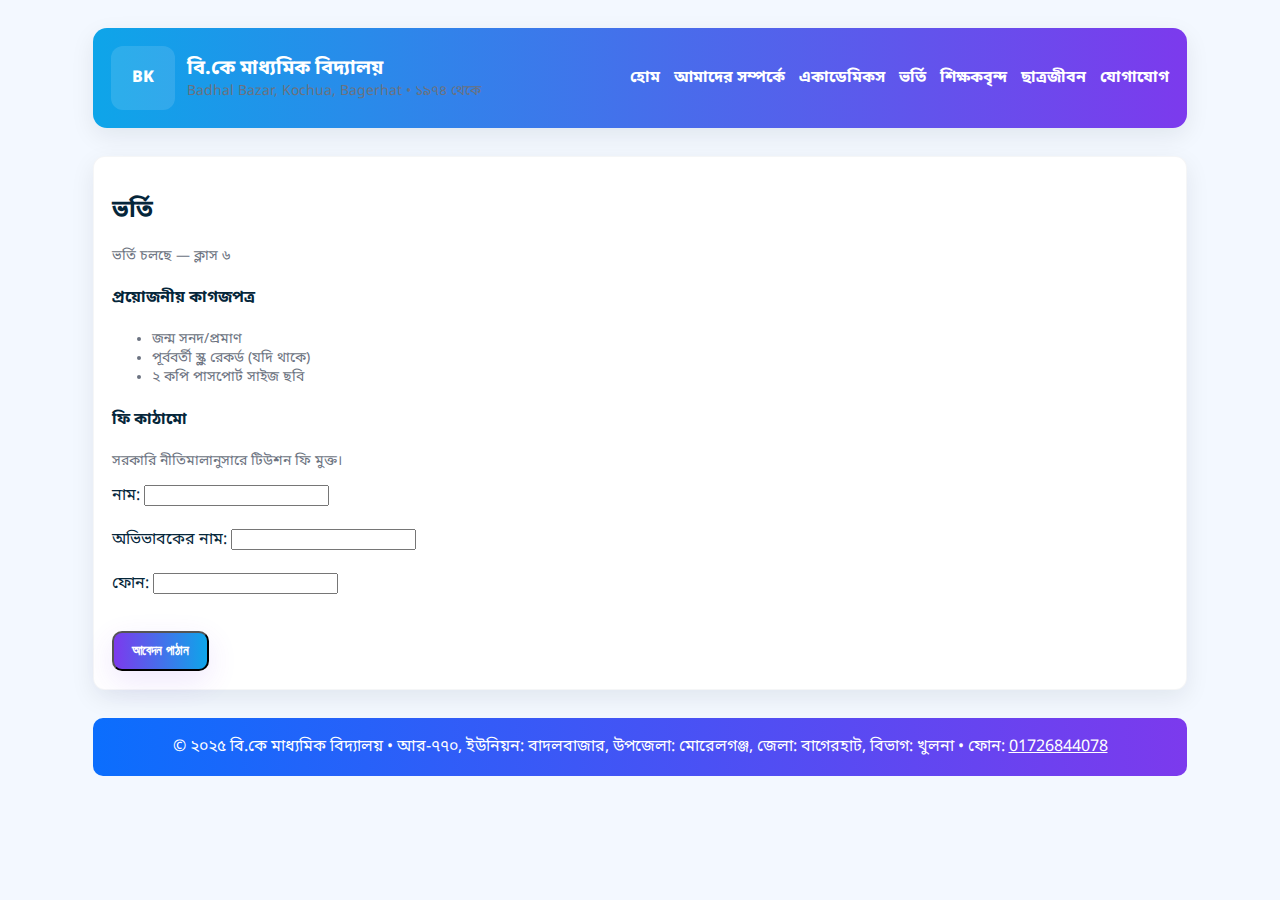
<file: admissions.html>
<!doctype html>
<html lang="bn">
<head><meta charset="utf-8"><meta name="viewport" content="width=device-width,initial-scale=1"><title>ভর্তি - বি.কে মাধ্যমিক বিদ্যালয়</title><link rel="stylesheet" href="assets/style.css"></head>
<body>
<div class="container">
  <header class="header">
    <div class="top">
      <div class="logo"><div class="mark">BK</div><div><h1>বি.কে মাধ্যমিক বিদ্যালয়</h1><div class="small">Badhal Bazar, Kochua, Bagerhat • ১৯৭৪ থেকে</div></div></div>
      <nav class="nav"><a href="index.html">হোম</a><a href="about.html">আমাদের সম্পর্কে</a><a href="academics.html">একাডেমিকস</a><a href="admissions.html">ভর্তি</a><a href="faculty.html">শিক্ষকবৃন্দ</a><a href="student-life.html">ছাত্রজীবন</a><a href="contact.html">যোগাযোগ</a></nav>
<button class="menu-toggle" aria-label="Menu">&#9776;</button>
    </div>
  </header>

  
<section class="section card">
  <h2>ভর্তি</h2>
  <p class="small">ভর্তি চলছে — ক্লাস ৬</p>
  <h4>প্রয়োজনীয় কাগজপত্র</h4>
  <ul class="small"><li>জন্ম সনদ/প্রমাণ</li><li>পূর্ববর্তী স্কুল রেকর্ড (যদি থাকে)</li><li>২ কপি পাসপোর্ট সাইজ ছবি</li></ul>
  <h4>ফি কাঠামো</h4>
  <p class="small">সরকারি নীতিমালানুসারে টিউশন ফি মুক্ত।</p>
  <form class="demo" style="margin-top:12px">
    <label>নাম: <input type="text" required></label><br><br>
    <label>অভিভাবকের নাম: <input type="text" required></label><br><br>
    <label>ফোন: <input type="text" required></label><br><br>
    <button class="btn" type="submit">আবেদন পাঠান</button>
  </form>
</section>


  <footer style="margin-top:28px;text-align:center;padding:18px;background:linear-gradient(90deg,#0b6efd,#7c3aed);color:white;border-radius:10px;">
    © ২০২৫ বি.কে মাধ্যমিক বিদ্যালয় • আর-৭৭০, ইউনিয়ন: বাদলবাজার, উপজেলা: মোরেলগঞ্জ, জেলা: বাগেরহাট, বিভাগ: খুলনা • ফোন: <a href="tel:01726844078" style="color:white;text-decoration:underline">01726844078</a>
  </footer>
</div>
<script src="assets/script.js"></script>
</body>
</html>
</file>
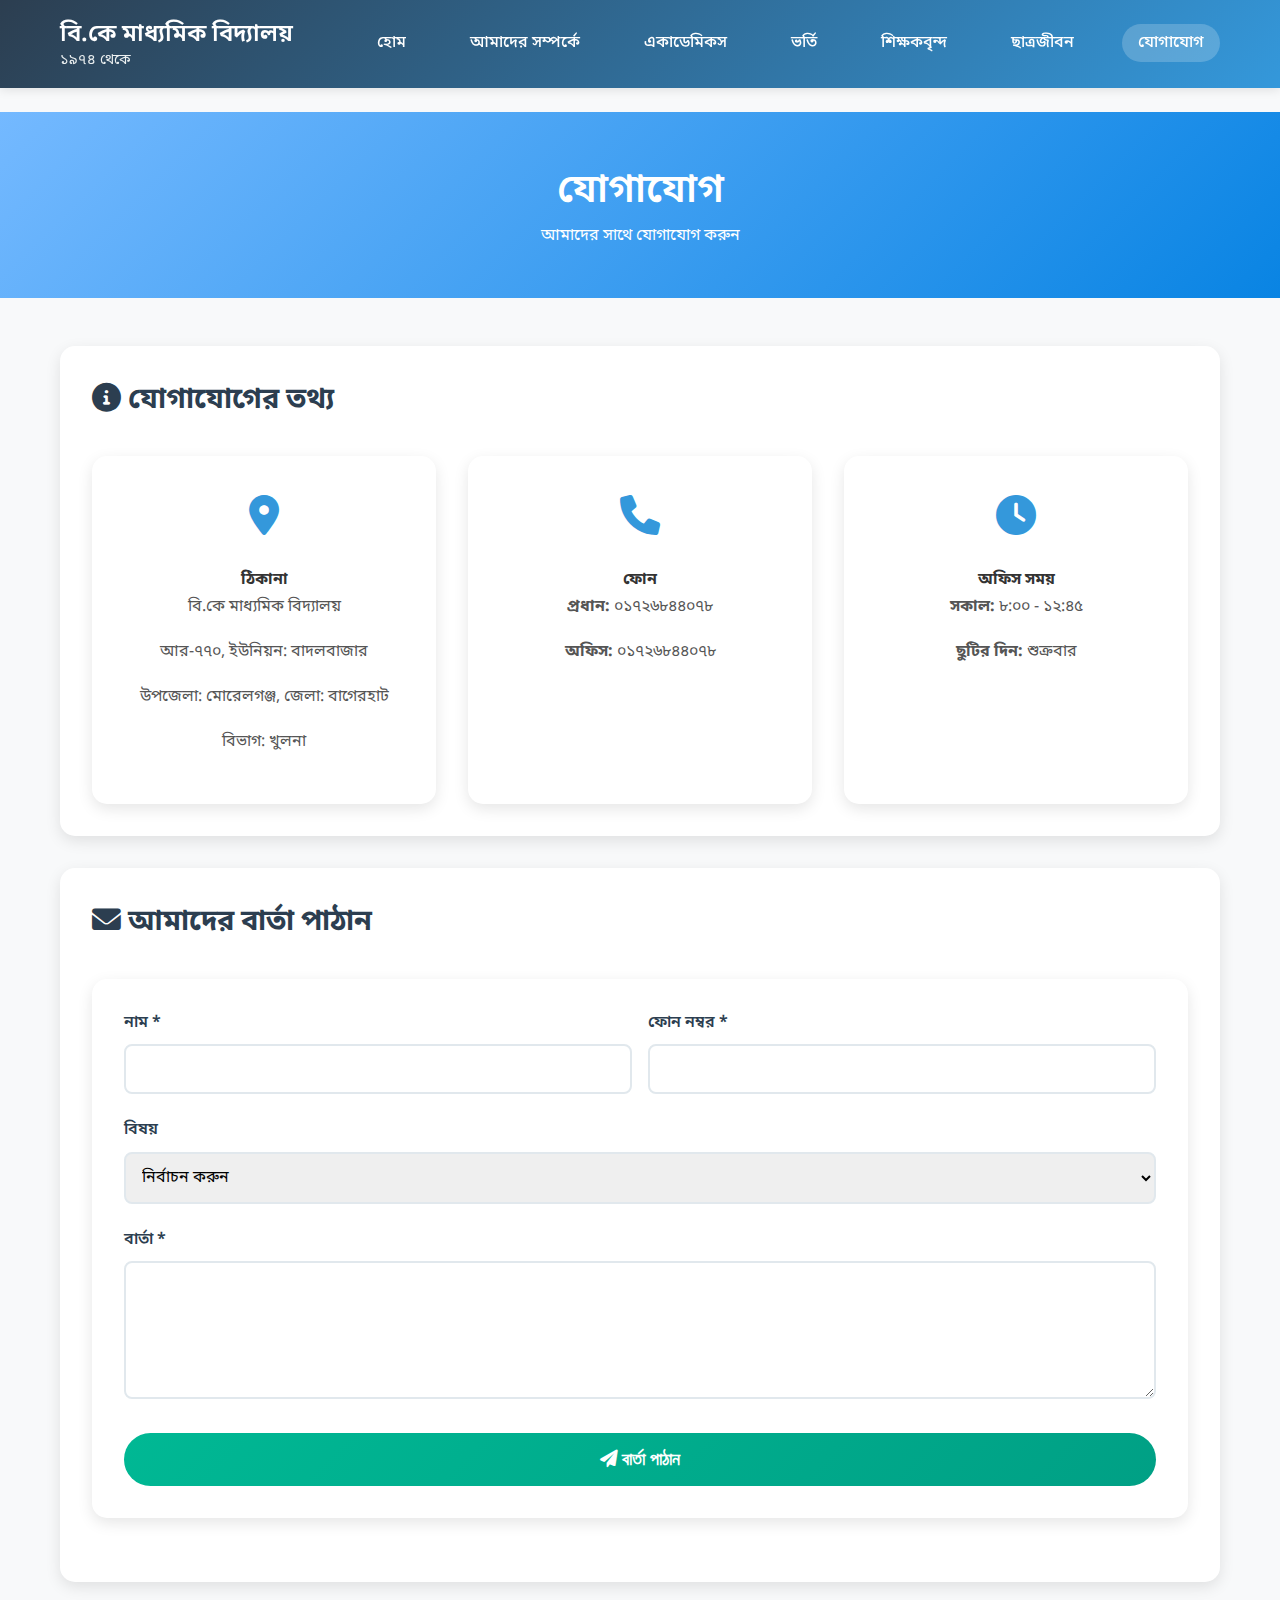
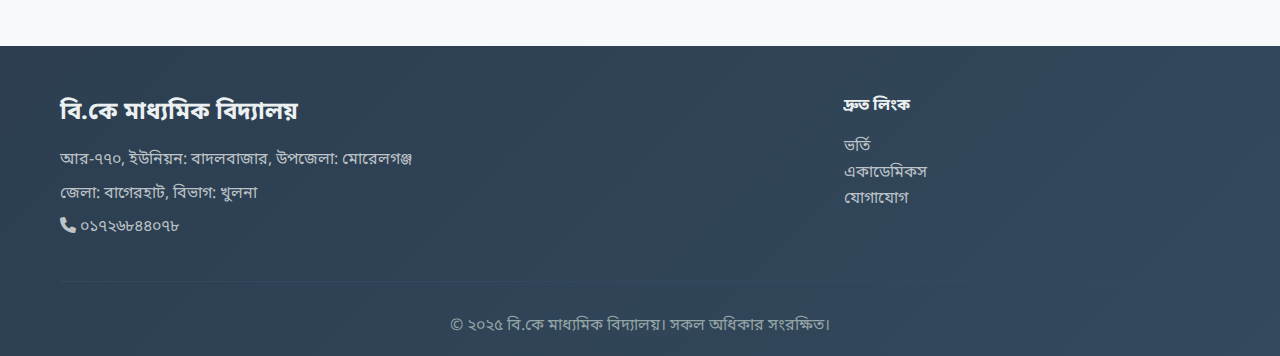
<file: contact.html>
<!DOCTYPE html>
<html lang="bn">
<head>
    <meta charset="UTF-8">
    <meta name="viewport" content="width=device-width, initial-scale=1.0">
    <title>যোগাযোগ - বি.কে মাধ্যমিক বিদ্যালয়</title>
    <link rel="stylesheet" href="styles.css">
    <link href="https://fonts.googleapis.com/css2?family=Noto+Sans+Bengali:wght@300;400;500;600;700&display=swap" rel="stylesheet">
    <link rel="stylesheet" href="https://cdnjs.cloudflare.com/ajax/libs/font-awesome/6.0.0/css/all.min.css">
</head>
<body>
    <nav class="navbar">
        <div class="nav-container">
            <div class="nav-logo">
                <h2>বি.কে মাধ্যমিক বিদ্যালয়</h2>
                <span>১৯৭৪ থেকে</span>
            </div>
            <ul class="nav-menu">
                <li class="nav-item"><a href="index.html" class="nav-link">হোম</a></li>
                <li class="nav-item"><a href="about.html" class="nav-link">আমাদের সম্পর্কে</a></li>
                <li class="nav-item"><a href="academics.html" class="nav-link">একাডেমিকস</a></li>
                <li class="nav-item"><a href="admission.html" class="nav-link">ভর্তি</a></li>
                <li class="nav-item"><a href="teachers.html" class="nav-link">শিক্ষকবৃন্দ</a></li>
                <li class="nav-item"><a href="student-life.html" class="nav-link">ছাত্রজীবন</a></li>
                <li class="nav-item"><a href="contact.html" class="nav-link active">যোগাযোগ</a></li>
            </ul>
            <div class="hamburger">
                <span class="bar"></span>
                <span class="bar"></span>
                <span class="bar"></span>
            </div>
        </div>
    </nav>

    <div class="page-content">
        <div class="page-header">
            <div class="container">
                <h1 class="page-title">যোগাযোগ</h1>
                <p>আমাদের সাথে যোগাযোগ করুন</p>
            </div>
        </div>

        <div class="container">
            <div class="content-section">
                <h2><i class="fas fa-info-circle"></i> যোগাযোগের তথ্য</h2>
                <div class="contact-info">
                    <div class="contact-card">
                        <div class="contact-icon">
                            <i class="fas fa-map-marker-alt"></i>
                        </div>
                        <h4>ঠিকানা</h4>
                        <p>বি.কে মাধ্যমিক বিদ্যালয়</p>
                        <p>আর-৭৭০, ইউনিয়ন: বাদলবাজার</p>
                        <p>উপজেলা: মোরেলগঞ্জ, জেলা: বাগেরহাট</p>
                        <p>বিভাগ: খুলনা</p>
                    </div>
                    <div class="contact-card">
                        <div class="contact-icon">
                            <i class="fas fa-phone"></i>
                        </div>
                        <h4>ফোন</h4>
                        <p><strong>প্রধান:</strong> ০১৭২৬৮৪৪০৭৮</p>
                        <p><strong>অফিস:</strong> ০১৭২৬৮৪৪০৭৮</p>
                    </div>
                    <div class="contact-card">
                        <div class="contact-icon">
                            <i class="fas fa-clock"></i>
                        </div>
                        <h4>অফিস সময়</h4>
                        <p><strong>সকাল:</strong> ৮:০০ - ১২:৪৫</p>
                        <p><strong>ছুটির দিন:</strong> শুক্রবার</p>
                    </div>
                </div>
            </div>

            <div class="content-section">
                <h2><i class="fas fa-envelope"></i> আমাদের বার্তা পাঠান</h2>
                <div class="form-container">
                    <form id="contactForm">
                        <div class="form-row">
                            <div class="form-group">
                                <label for="contactName">নাম *</label>
                                <input type="text" id="contactName" name="contactName" required>
                            </div>
                            <div class="form-group">
                                <label for="contactPhone">ফোন নম্বর *</label>
                                <input type="tel" id="contactPhone" name="contactPhone" required>
                            </div>
                        </div>
                        
                        <div class="form-group">
                            <label for="contactSubject">বিষয়</label>
                            <select id="contactSubject" name="contactSubject">
                                <option value="">নির্বাচন করুন</option>
                                <option value="admission">ভর্তি সংক্রান্ত</option>
                                <option value="academic">একাডেমিক বিষয়</option>
                                <option value="general">সাধারণ তথ্য</option>
                                <option value="other">অন্যান্য</option>
                            </select>
                        </div>

                        <div class="form-group">
                            <label for="contactMessage">বার্তা *</label>
                            <textarea id="contactMessage" name="contactMessage" rows="5" required></textarea>
                        </div>

                        <button type="submit" class="submit-btn">
                            <i class="fas fa-paper-plane"></i> বার্তা পাঠান
                        </button>
                    </form>
                </div>
            </div>
        </div>
    </div>

    <footer class="footer">
        <div class="container">
            <div class="footer-content">
                <div class="footer-info">
                    <h3>বি.কে মাধ্যমিক বিদ্যালয়</h3>
                    <p>আর-৭৭০, ইউনিয়ন: বাদলবাজার, উপজেলা: মোরেলগঞ্জ</p>
                    <p>জেলা: বাগেরহাট, বিভাগ: খুলনা</p>
                    <p><i class="fas fa-phone"></i> ০১৭২৬৮৪৪০৭৮</p>
                </div>
                <div class="footer-links">
                    <h4>দ্রুত লিংক</h4>
                    <ul>
                        <li><a href="admission.html">ভর্তি</a></li>
                        <li><a href="academics.html">একাডেমিকস</a></li>
                        <li><a href="contact.html">যোগাযোগ</a></li>
                    </ul>
                </div>
            </div>
            <div class="footer-bottom">
                <p>&copy; ২০২৫ বি.কে মাধ্যমিক বিদ্যালয়। সকল অধিকার সংরক্ষিত।</p>
            </div>
        </div>
    </footer>

    <script src="script.js"></script>
</body>
</html>
</file>
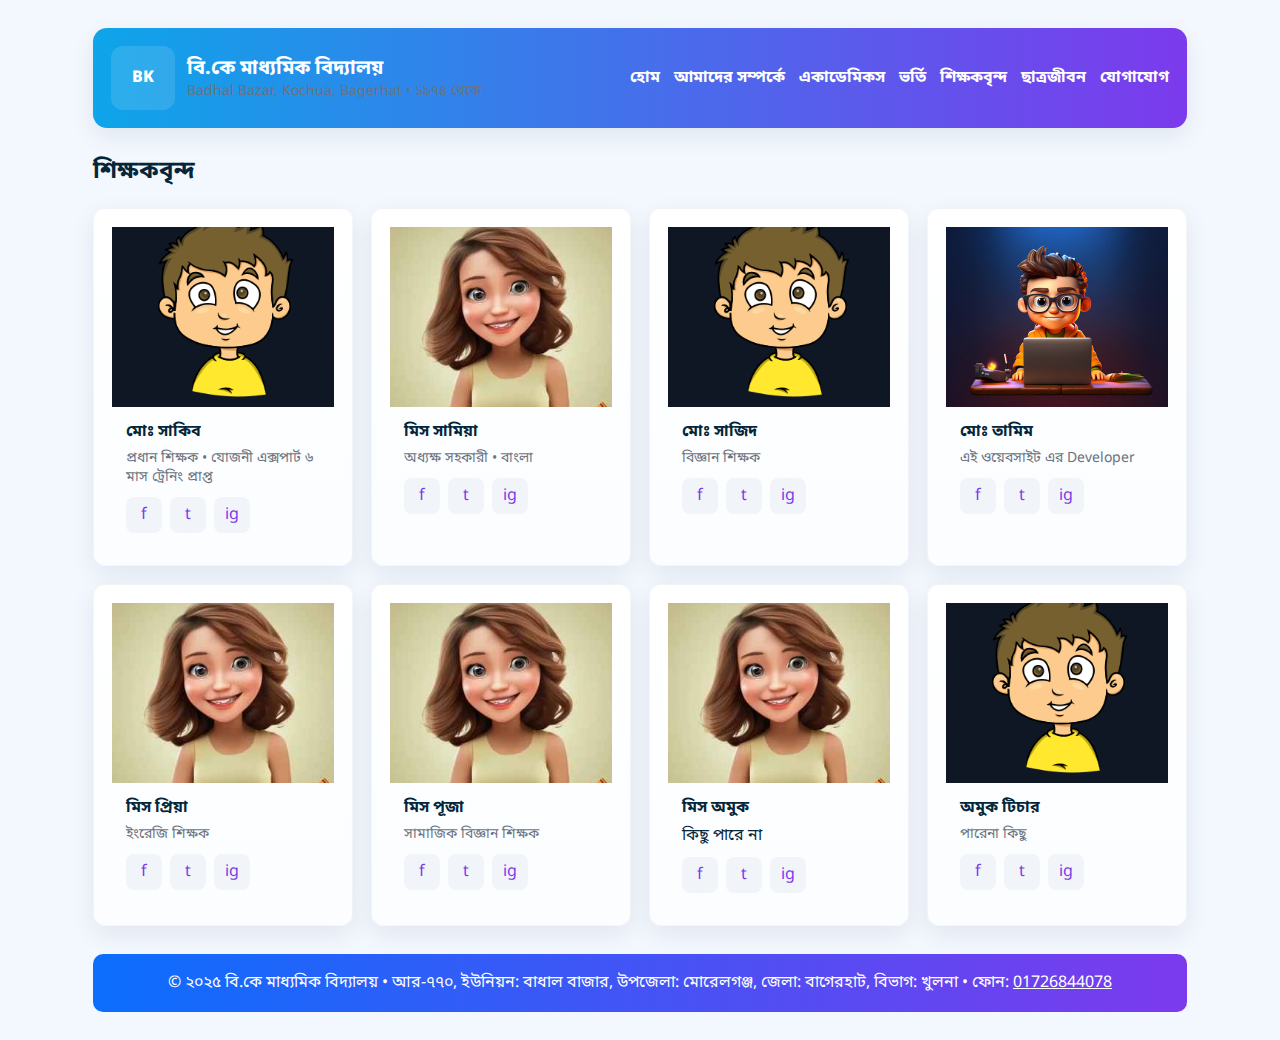
<file: faculty.html>
<!doctype html>
<html lang="bn">
<head><meta charset="utf-8"><meta name="viewport" content="width=device-width,initial-scale=1"><title>শিক্ষকবৃন্দ - বি.কে মাধ্যমিক বিদ্যালয়</title><link rel="stylesheet" href="assets/style.css"></head>
<body>
<div class="container">
  <header class="header">
    <div class="top">
      <div class="logo"><div class="mark">BK</div><div><h1>বি.কে মাধ্যমিক বিদ্যালয়</h1><div class="small">Badhal Bazar, Kochua, Bagerhat • ১৯৭৪ থেকে</div></div></div>
      <nav class="nav"><a href="index.html">হোম</a><a href="about.html">আমাদের সম্পর্কে</a><a href="academics.html">একাডেমিকস</a><a href="admissions.html">ভর্তি</a><a href="faculty.html">শিক্ষকবৃন্দ</a><a href="student-life.html">ছাত্রজীবন</a><a href="contact.html">যোগাযোগ</a></nav>
<button class="menu-toggle" aria-label="Menu">&#9776;</button>
    </div>
  </header>

  
<section class="section">
  <h2>শিক্ষকবৃন্দ</h2>
  <div class="faculty-grid">
    
    <div class="faculty-card card">
      <div class="faculty-thumb"><img src="assets/images/teacher1.png" alt="মোঃ সাকিব"></div>
      <div class="faculty-body">
        <h4>মোঃ সাকিব</h4>
        <div class="small">প্রধান শিক্ষক • যোজনী এক্সপার্ট ৬ মাস ট্রেনিং প্রাপ্ত</div>
        <div class="socials">
          <a href="#" title="Facebook">f</a>
          <a href="#" title="Twitter">t</a>
          <a href="#" title="Instagram">ig</a>
        </div>
      </div>
    </div>
    
    <div class="faculty-card card">
      <div class="faculty-thumb"><img src="assets/images/teacher2.png" alt="মিস সামিয়া"></div>
      <div class="faculty-body">
        <h4>মিস সামিয়া</h4>
        <div class="small">অধ্যক্ষ সহকারী • বাংলা</div>
        <div class="socials">
          <a href="#" title="Facebook">f</a>
          <a href="#" title="Twitter">t</a>
          <a href="#" title="Instagram">ig</a>
        </div>
      </div>
    </div>
    
    <div class="faculty-card card">
      <div class="faculty-thumb"><img src="assets/images/teacher3.png" alt="মোঃ সাজিদ"></div>
      <div class="faculty-body">
        <h4>মোঃ সাজিদ</h4>
        <div class="small">বিজ্ঞান শিক্ষক</div>
        <div class="socials">
          <a href="#" title="Facebook">f</a>
          <a href="#" title="Twitter">t</a>
          <a href="#" title="Instagram">ig</a>
        </div>
      </div>
    </div>
    
    <div class="faculty-card card">
      <div class="faculty-thumb"><img src="assets/images/teacher4.png" alt="মোঃ তামিম"></div>
      <div class="faculty-body">
        <h4>মোঃ তামিম</h4>
        <div class="small">এই ওয়েবসাইট এর Developer</div>
        <div class="socials">
          <a href="#" title="Facebook">f</a>
          <a href="#" title="Twitter">t</a>
          <a href="#" title="Instagram">ig</a>
        </div>
      </div>
    </div>
    
    <div class="faculty-card card">
      <div class="faculty-thumb"><img src="assets/images/teacher5.png" alt="মিস প্রিয়া"></div>
      <div class="faculty-body">
        <h4>মিস প্রিয়া</h4>
        <div class="small">ইংরেজি শিক্ষক</div>
        <div class="socials">
          <a href="#" title="Facebook">f</a>
          <a href="#" title="Twitter">t</a>
          <a href="#" title="Instagram">ig</a>
        </div>
      </div>
    </div>
    
    <div class="faculty-card card">
      <div class="faculty-thumb"><img src="assets/images/teacher6.png" alt="মিস পূজা"></div>
      <div class="faculty-body">
        <h4>মিস পূজা</h4>
        <div class="small">সামাজিক বিজ্ঞান শিক্ষক</div>
        <div class="socials">
          <a href="#" title="Facebook">f</a>
          <a href="#" title="Twitter">t</a>
          <a href="#" title="Instagram">ig</a>
        </div>
      </div>
    </div>
    
    <div class="faculty-card card">
      <div class="faculty-thumb"><img src="assets/images/teacher7.png" alt="মিস অমুক"></div>
      <div class="faculty-body">
        <h4>মিস অমুক</h4>
        <div class="small"></div>কিছু পারে না 
        <div class="socials">
          <a href="#" title="Facebook">f</a>
          <a href="#" title="Twitter">t</a>
          <a href="#" title="Instagram">ig</a>
        </div>
      </div>
    </div>
    
    <div class="faculty-card card">
      <div class="faculty-thumb"><img src="assets/images/teacher8.png" alt="অমুক টিচার"></div>
      <div class="faculty-body">
        <h4>অমুক টিচার</h4>
        <div class="small">পারেনা কিছু</div>
        <div class="socials">
          <a href="#" title="Facebook">f</a>
          <a href="#" title="Twitter">t</a>
          <a href="#" title="Instagram">ig</a>
        </div>
      </div>
    </div>
    
  </div>
</section>


  <footer style="margin-top:28px;text-align:center;padding:18px;background:linear-gradient(90deg,#0b6efd,#7c3aed);color:white;border-radius:10px;">
    © ২০২৫ বি.কে মাধ্যমিক বিদ্যালয় • আর-৭৭০, ইউনিয়ন: বাধাল বাজার, উপজেলা: মোরেলগঞ্জ, জেলা: বাগেরহাট, বিভাগ: খুলনা • ফোন: <a href="tel:01726844078" style="color:white;text-decoration:underline">01726844078</a>
  </footer>
</div>
<script src="assets/script.js"></script>
</body>
</html>
</file>
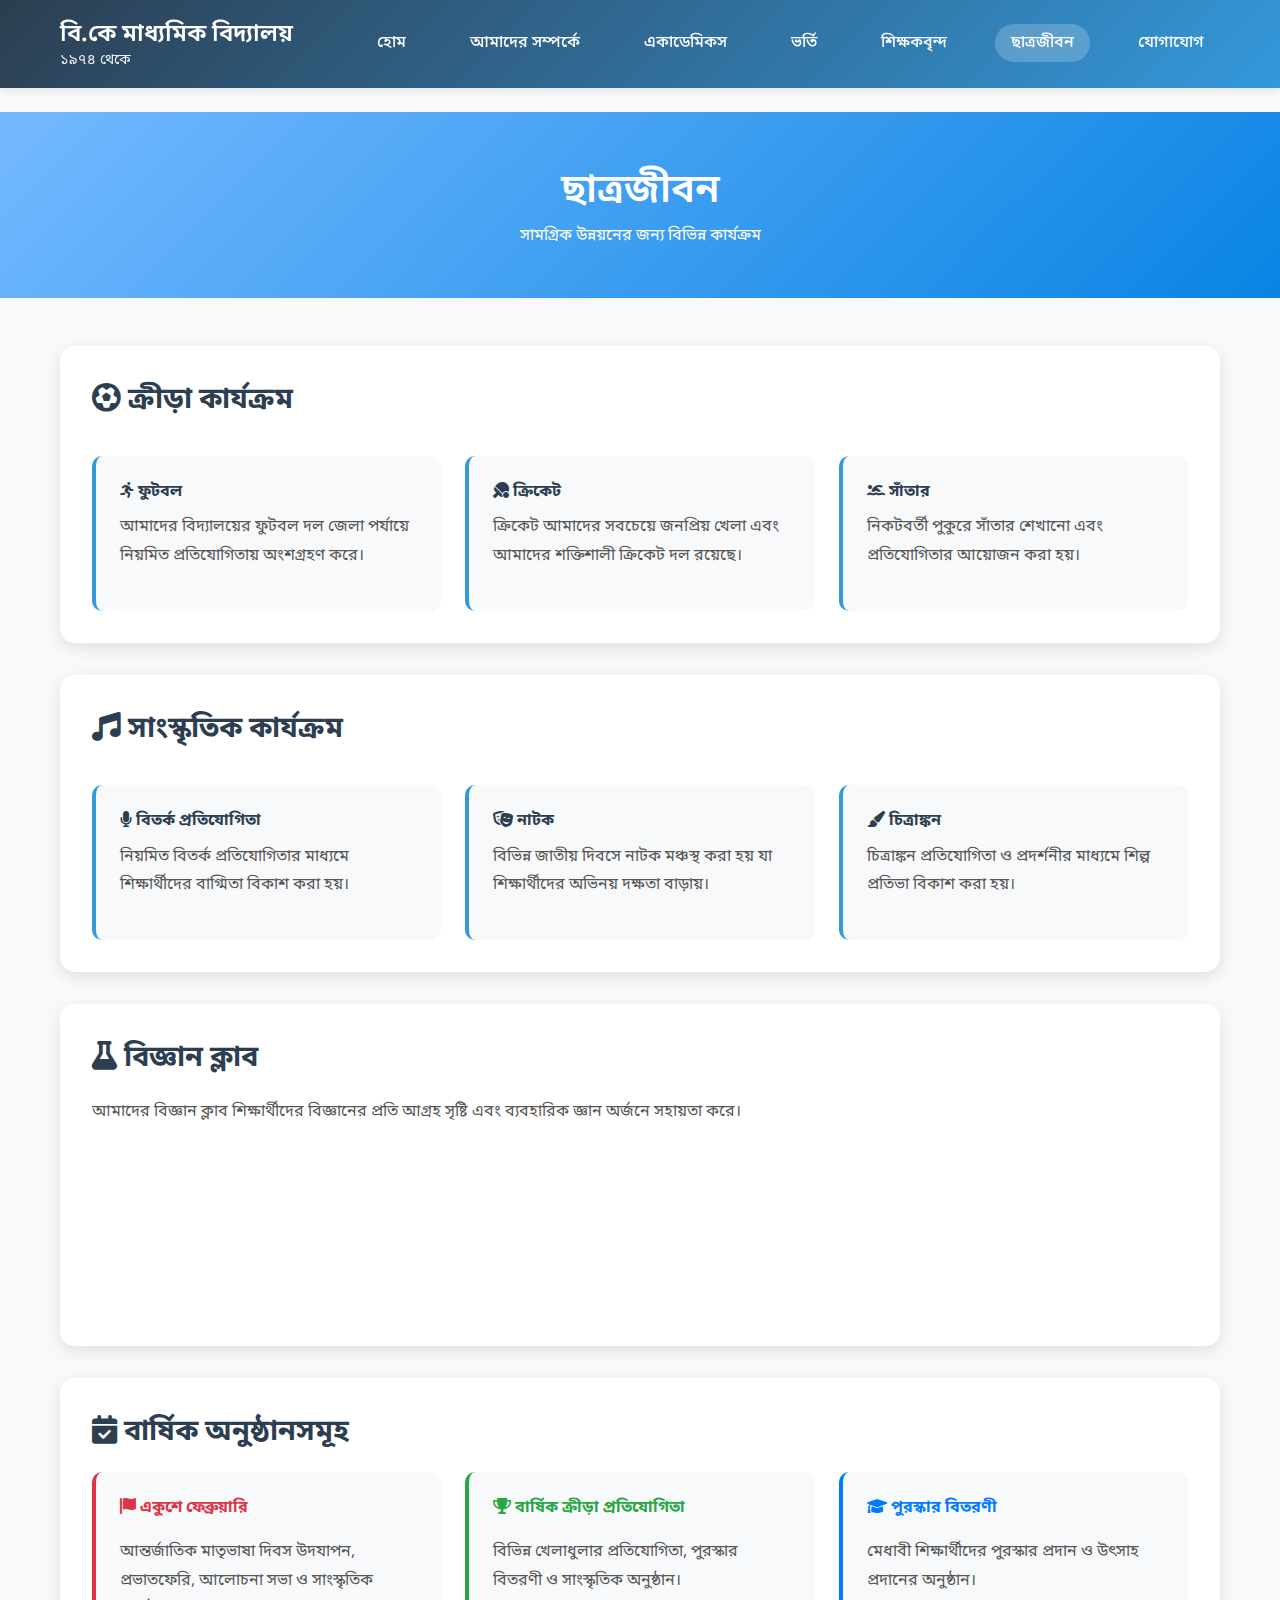
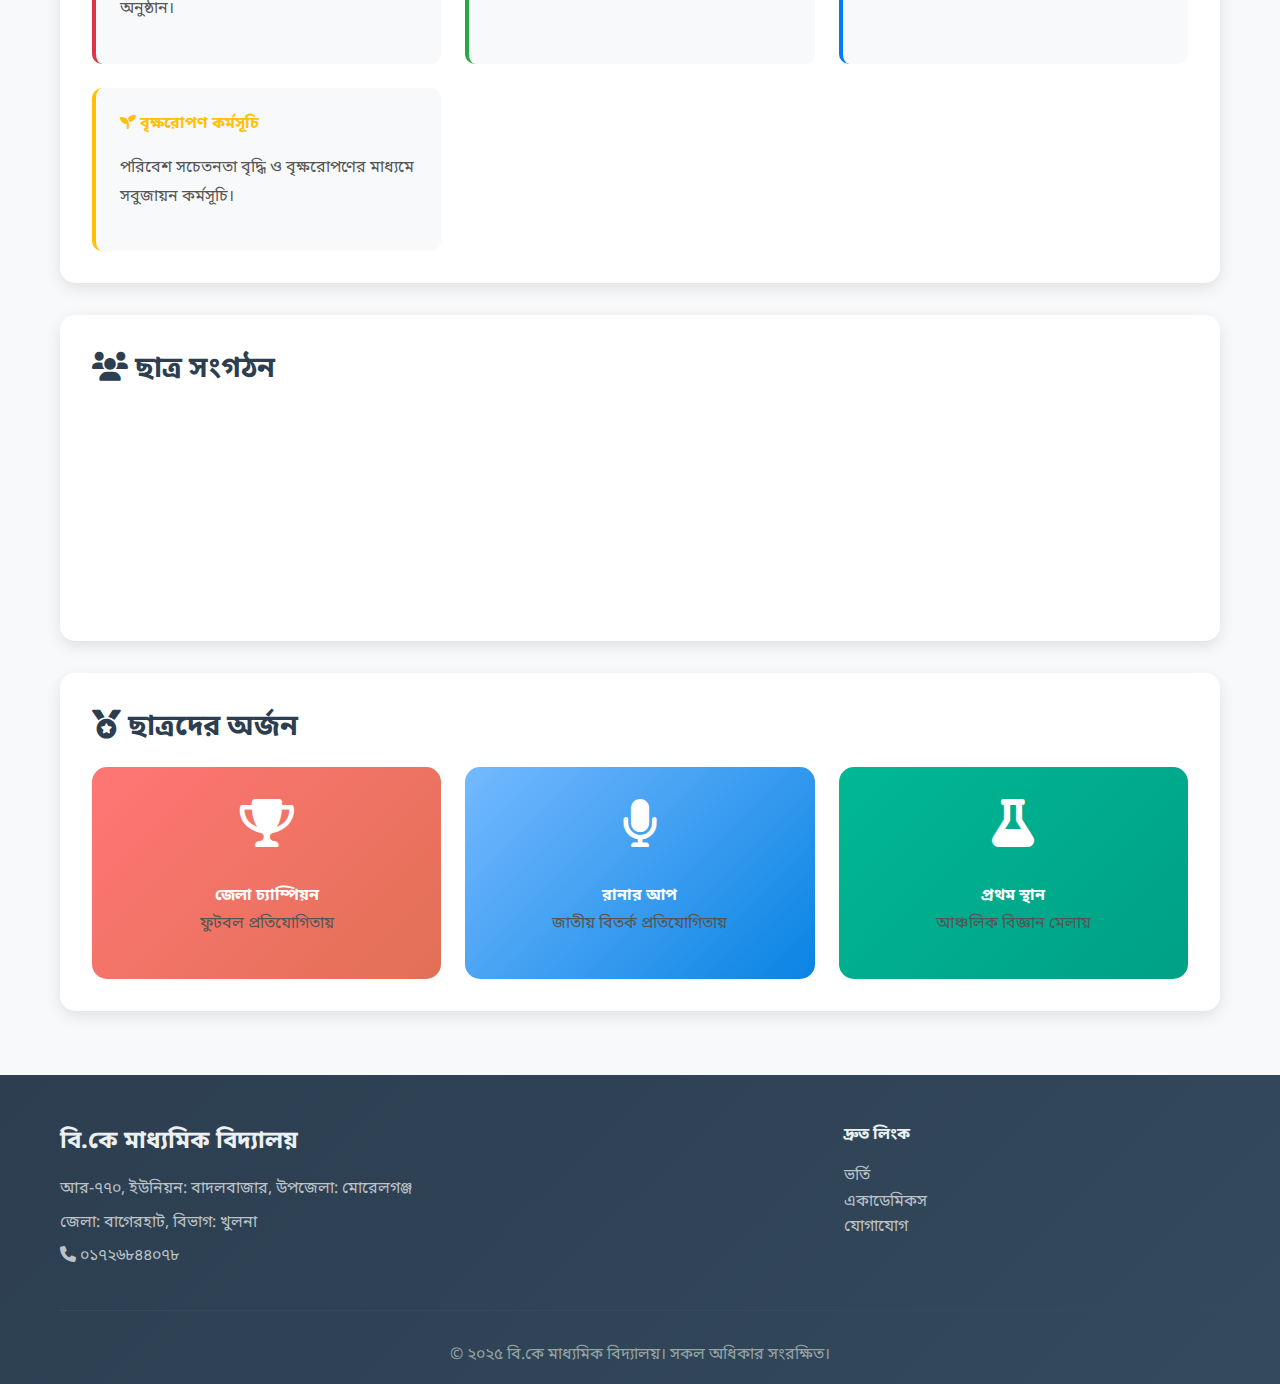
<file: student-life.html>
<!DOCTYPE html>
<html lang="bn">
<head>
    <meta charset="UTF-8">
    <meta name="viewport" content="width=device-width, initial-scale=1.0">
    <title>ছাত্রজীবন - বি.কে মাধ্যমিক বিদ্যালয়</title>
    <link rel="stylesheet" href="styles.css">
    <link href="https://fonts.googleapis.com/css2?family=Noto+Sans+Bengali:wght@300;400;500;600;700&display=swap" rel="stylesheet">
    <link rel="stylesheet" href="https://cdnjs.cloudflare.com/ajax/libs/font-awesome/6.0.0/css/all.min.css">
</head>
<body>
    <!-- Navigation -->
    <nav class="navbar">
        <div class="nav-container">
            <div class="nav-logo">
                <h2>বি.কে মাধ্যমিক বিদ্যালয়</h2>
                <span>১৯৭৪ থেকে</span>
            </div>
            <ul class="nav-menu">
                <li class="nav-item"><a href="index.html" class="nav-link">হোম</a></li>
                <li class="nav-item"><a href="about.html" class="nav-link">আমাদের সম্পর্কে</a></li>
                <li class="nav-item"><a href="academics.html" class="nav-link">একাডেমিকস</a></li>
                <li class="nav-item"><a href="admission.html" class="nav-link">ভর্তি</a></li>
                <li class="nav-item"><a href="teachers.html" class="nav-link">শিক্ষকবৃন্দ</a></li>
                <li class="nav-item"><a href="student-life.html" class="nav-link active">ছাত্রজীবন</a></li>
                <li class="nav-item"><a href="contact.html" class="nav-link">যোগাযোগ</a></li>
            </ul>
            <div class="hamburger">
                <span class="bar"></span>
                <span class="bar"></span>
                <span class="bar"></span>
            </div>
        </div>
    </nav>

    <!-- Page Content -->
    <div class="page-content">
        <div class="page-header">
            <div class="container">
                <h1 class="page-title">ছাত্রজীবন</h1>
                <p>সামগ্রিক উন্নয়নের জন্য বিভিন্ন কার্যক্রম</p>
            </div>
        </div>

        <div class="container">
            <!-- Sports Activities -->
            <div class="content-section">
                <h2><i class="fas fa-futbol"></i> ক্রীড়া কার্যক্রম</h2>
                <div class="features-grid">
                    <div class="feature-item">
                        <h4><i class="fas fa-running"></i> ফুটবল</h4>
                        <p>আমাদের বিদ্যালয়ের ফুটবল দল জেলা পর্যায়ে নিয়মিত প্রতিযোগিতায় অংশগ্রহণ করে।</p>
                    </div>
                    <div class="feature-item">
                        <h4><i class="fas fa-table-tennis"></i> ক্রিকেট</h4>
                        <p>ক্রিকেট আমাদের সবচেয়ে জনপ্রিয় খেলা এবং আমাদের শক্তিশালী ক্রিকেট দল রয়েছে।</p>
                    </div>
                    <div class="feature-item">
                        <h4><i class="fas fa-swimmer"></i> সাঁতার</h4>
                        <p>নিকটবর্তী পুকুরে সাঁতার শেখানো এবং প্রতিযোগিতার আয়োজন করা হয়।</p>
                    </div>
                </div>
            </div>

            <!-- Cultural Activities -->
            <div class="content-section">
                <h2><i class="fas fa-music"></i> সাংস্কৃতিক কার্যক্রম</h2>
                <div class="features-grid">
                    <div class="feature-item">
                        <h4><i class="fas fa-microphone"></i> বিতর্ক প্রতিযোগিতা</h4>
                        <p>নিয়মিত বিতর্ক প্রতিযোগিতার মাধ্যমে শিক্ষার্থীদের বাগ্মিতা বিকাশ করা হয়।</p>
                    </div>
                    <div class="feature-item">
                        <h4><i class="fas fa-theater-masks"></i> নাটক</h4>
                        <p>বিভিন্ন জাতীয় দিবসে নাটক মঞ্চস্থ করা হয় যা শিক্ষার্থীদের অভিনয় দক্ষতা বাড়ায়।</p>
                    </div>
                    <div class="feature-item">
                        <h4><i class="fas fa-paint-brush"></i> চিত্রাঙ্কন</h4>
                        <p>চিত্রাঙ্কন প্রতিযোগিতা ও প্রদর্শনীর মাধ্যমে শিল্প প্রতিভা বিকাশ করা হয়।</p>
                    </div>
                </div>
            </div>

            <!-- Science Club -->
            <div class="content-section">
                <h2><i class="fas fa-flask"></i> বিজ্ঞান ক্লাব</h2>
                <p>আমাদের বিজ্ঞান ক্লাব শিক্ষার্থীদের বিজ্ঞানের প্রতি আগ্রহ সৃষ্টি এবং ব্যবহারিক জ্ঞান অর্জনে সহায়তা করে।</p>
                <div class="features-grid">
                    <div class="feature-item">
                        <h4><i class="fas fa-microscope"></i> পরীক্ষণ</h4>
                        <p>নিয়মিত পরীক্ষণের মাধ্যমে বিজ্ঞানের তত্ত্বগুলো বাস্তবে প্রয়োগ করা হয়।</p>
                    </div>
                    <div class="feature-item">
                        <h4><i class="fas fa-rocket"></i> প্রকল্প</h4>
                        <p>বিজ্ঞান প্রকল্প তৈরি করে শিক্ষার্থীরা গবেষণা কাজে অংশগ্রহণ করে।</p>
                    </div>
                    <div class="feature-item">
                        <h4><i class="fas fa-star"></i> প্রদর্শনী</h4>
                        <p>বার্ষিক বিজ্ঞান প্রদর্শনীতে শিক্ষার্থীরা তাদের উদ্ভাবন উপস্থাপন করে।</p>
                    </div>
                </div>
            </div>

            <!-- Annual Events -->
            <div class="content-section">
                <h2><i class="fas fa-calendar-check"></i> বার্ষিক অনুষ্ঠানসমূহ</h2>
                <div style="display: grid; grid-template-columns: repeat(auto-fit, minmax(300px, 1fr)); gap: 1.5rem;">
                    <div style="background: #f8f9fa; padding: 1.5rem; border-radius: 10px; border-left: 4px solid #dc3545;">
                        <h4 style="color: #dc3545; margin-bottom: 1rem;"><i class="fas fa-flag"></i> একুশে ফেব্রুয়ারি</h4>
                        <p>আন্তর্জাতিক মাতৃভাষা দিবস উদযাপন, প্রভাতফেরি, আলোচনা সভা ও সাংস্কৃতিক অনুষ্ঠান।</p>
                    </div>
                    <div style="background: #f8f9fa; padding: 1.5rem; border-radius: 10px; border-left: 4px solid #28a745;">
                        <h4 style="color: #28a745; margin-bottom: 1rem;"><i class="fas fa-trophy"></i> বার্ষিক ক্রীড়া প্রতিযোগিতা</h4>
                        <p>বিভিন্ন খেলাধুলার প্রতিযোগিতা, পুরস্কার বিতরণী ও সাংস্কৃতিক অনুষ্ঠান।</p>
                    </div>
                    <div style="background: #f8f9fa; padding: 1.5rem; border-radius: 10px; border-left: 4px solid #007bff;">
                        <h4 style="color: #007bff; margin-bottom: 1rem;"><i class="fas fa-graduation-cap"></i> পুরস্কার বিতরণী</h4>
                        <p>মেধাবী শিক্ষার্থীদের পুরস্কার প্রদান ও উৎসাহ প্রদানের অনুষ্ঠান।</p>
                    </div>
                    <div style="background: #f8f9fa; padding: 1.5rem; border-radius: 10px; border-left: 4px solid #ffc107;">
                        <h4 style="color: #ffc107; margin-bottom: 1rem;"><i class="fas fa-seedling"></i> বৃক্ষরোপণ কর্মসূচি</h4>
                        <p>পরিবেশ সচেতনতা বৃদ্ধি ও বৃক্ষরোপণের মাধ্যমে সবুজায়ন কর্মসূচি।</p>
                    </div>
                </div>
            </div>

            <!-- Student Organizations -->
            <div class="content-section">
                <h2><i class="fas fa-users"></i> ছাত্র সংগঠন</h2>
                <div class="features-grid">
                    <div class="feature-item">
                        <h4><i class="fas fa-user-friends"></i> ছাত্র সংসদ</h4>
                        <p>গণতান্ত্রিক প্রক্রিয়ায় নির্বাচিত ছাত্র সংসদ বিদ্যালয়ের বিভিন্ন কার্যক্রম পরিচালনায় সহায়তা করে।</p>
                    </div>
                    <div class="feature-item">
                        <h4><i class="fas fa-hands-helping"></i> স্বেচ্ছাসেবক দল</h4>
                        <p>সামাজিক কাজে অংশগ্রহণ ও দুর্গত মানুষের সেবায় স্বেচ্ছাসেবক দল কাজ করে।</p>
                    </div>
                    <div class="feature-item">
                        <h4><i class="fas fa-newspaper"></i> দেয়াল পত্রিকা</h4>
                        <p>মাসিক দেয়াল পত্রিকার মাধ্যমে শিক্ষার্থীরা তাদের লেখালেখির দক্ষতা বিকাশ করে।</p>
                    </div>
                </div>
            </div>

            <!-- Achievements -->
            <div class="content-section">
                <h2><i class="fas fa-medal"></i> ছাত্রদের অর্জন</h2>
                <div style="display: grid; grid-template-columns: repeat(auto-fit, minmax(250px, 1fr)); gap: 1.5rem;">
                    <div style="background: linear-gradient(135deg, #ff7675, #e17055); color: white; padding: 1.5rem; border-radius: 15px; text-align: center;">
                        <div style="font-size: 3rem; margin-bottom: 1rem;">
                            <i class="fas fa-trophy"></i>
                        </div>
                        <h4>জেলা চ্যাম্পিয়ন</h4>
                        <p>ফুটবল প্রতিযোগিতায়</p>
                    </div>
                    <div style="background: linear-gradient(135deg, #74b9ff, #0984e3); color: white; padding: 1.5rem; border-radius: 15px; text-align: center;">
                        <div style="font-size: 3rem; margin-bottom: 1rem;">
                            <i class="fas fa-microphone"></i>
                        </div>
                        <h4>রানার আপ</h4>
                        <p>জাতীয় বিতর্ক প্রতিযোগিতায়</p>
                    </div>
                    <div style="background: linear-gradient(135deg, #00b894, #00a085); color: white; padding: 1.5rem; border-radius: 15px; text-align: center;">
                        <div style="font-size: 3rem; margin-bottom: 1rem;">
                            <i class="fas fa-flask"></i>
                        </div>
                        <h4>প্রথম স্থান</h4>
                        <p>আঞ্চলিক বিজ্ঞান মেলায়</p>
                    </div>
                </div>
            </div>
        </div>
    </div>

    <!-- Footer -->
    <footer class="footer">
        <div class="container">
            <div class="footer-content">
                <div class="footer-info">
                    <h3>বি.কে মাধ্যমিক বিদ্যালয়</h3>
                    <p>আর-৭৭০, ইউনিয়ন: বাদলবাজার, উপজেলা: মোরেলগঞ্জ</p>
                    <p>জেলা: বাগেরহাট, বিভাগ: খুলনা</p>
                    <p><i class="fas fa-phone"></i> ০১৭২৬৮৪৪০৭৮</p>
                </div>
                <div class="footer-links">
                    <h4>দ্রুত লিংক</h4>
                    <ul>
                        <li><a href="admission.html">ভর্তি</a></li>
                        <li><a href="academics.html">একাডেমিকস</a></li>
                        <li><a href="contact.html">যোগাযোগ</a></li>
                    </ul>
                </div>
            </div>
            <div class="footer-bottom">
                <p>&copy; ২০২৫ বি.কে মাধ্যমিক বিদ্যালয়। সকল অধিকার সংরক্ষিত।</p>
            </div>
        </div>
    </footer>

    <script src="script.js"></script>
</body>
</html>
</file>
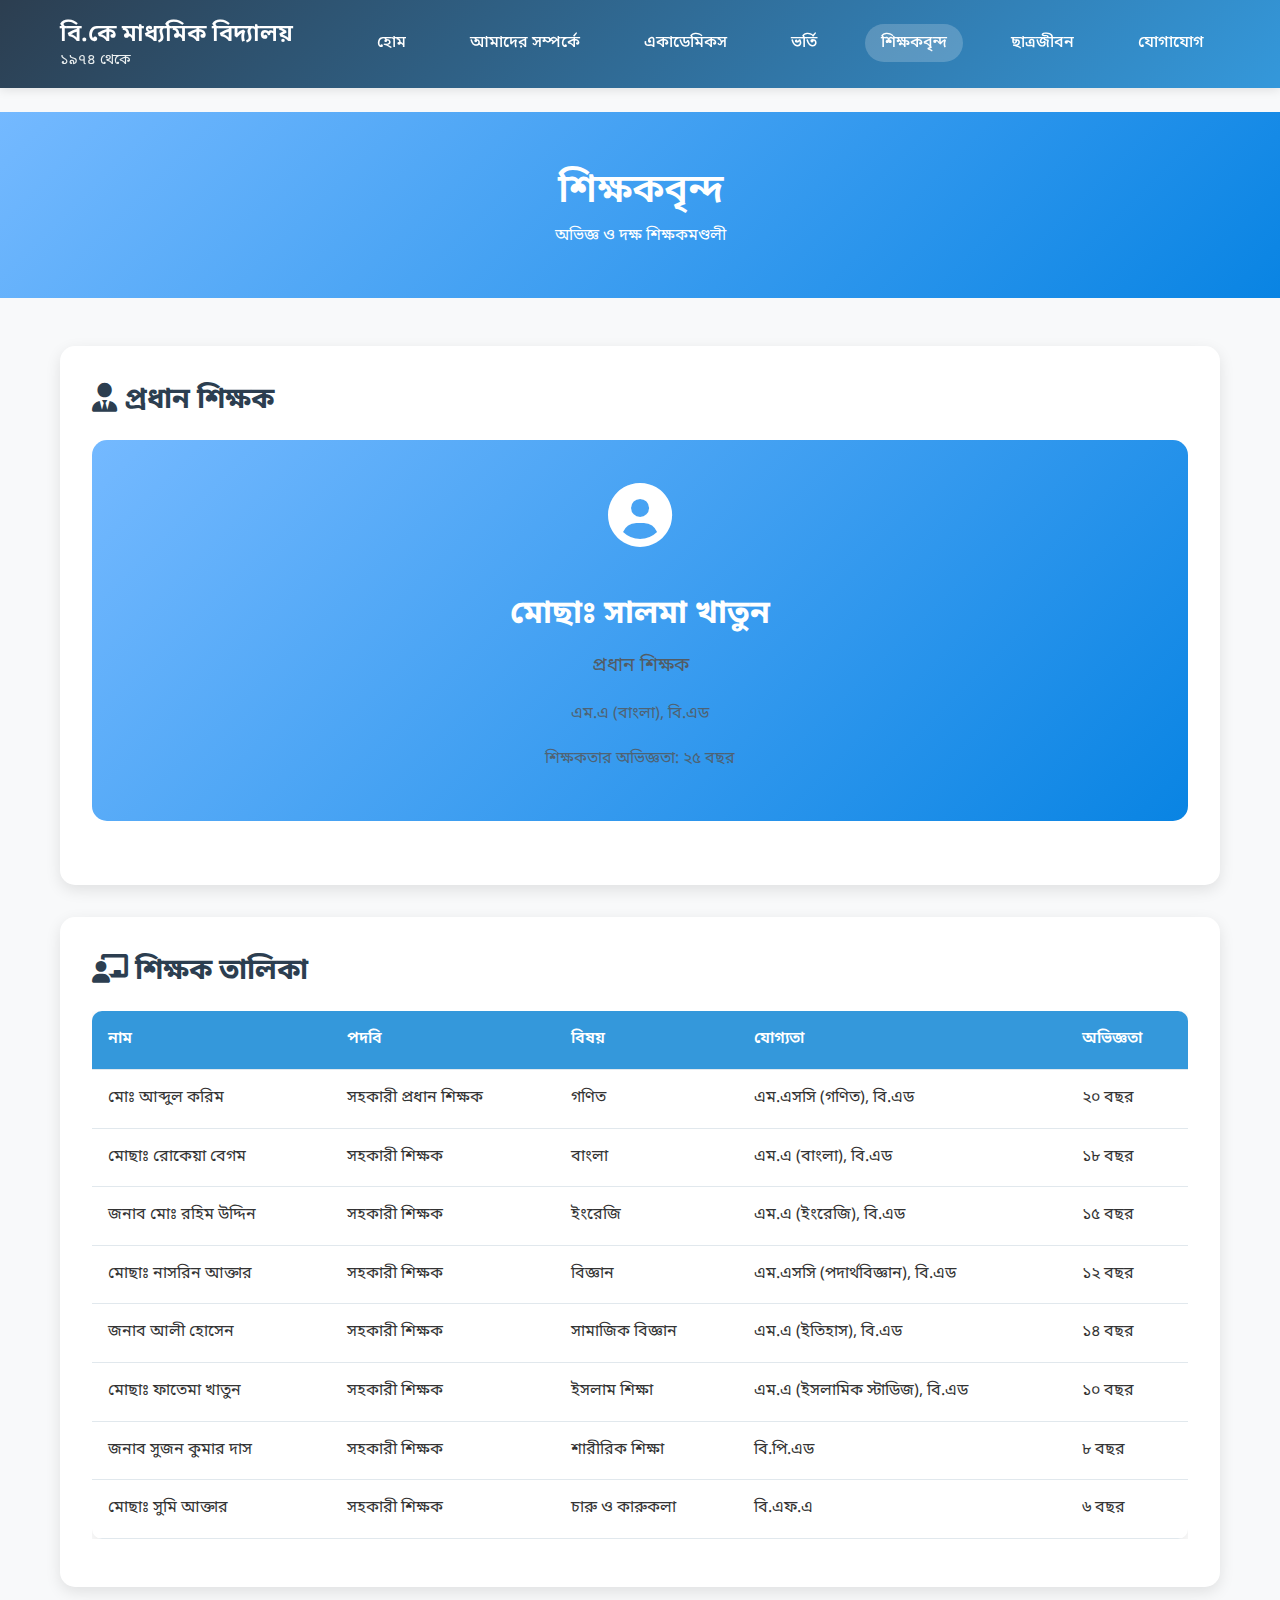
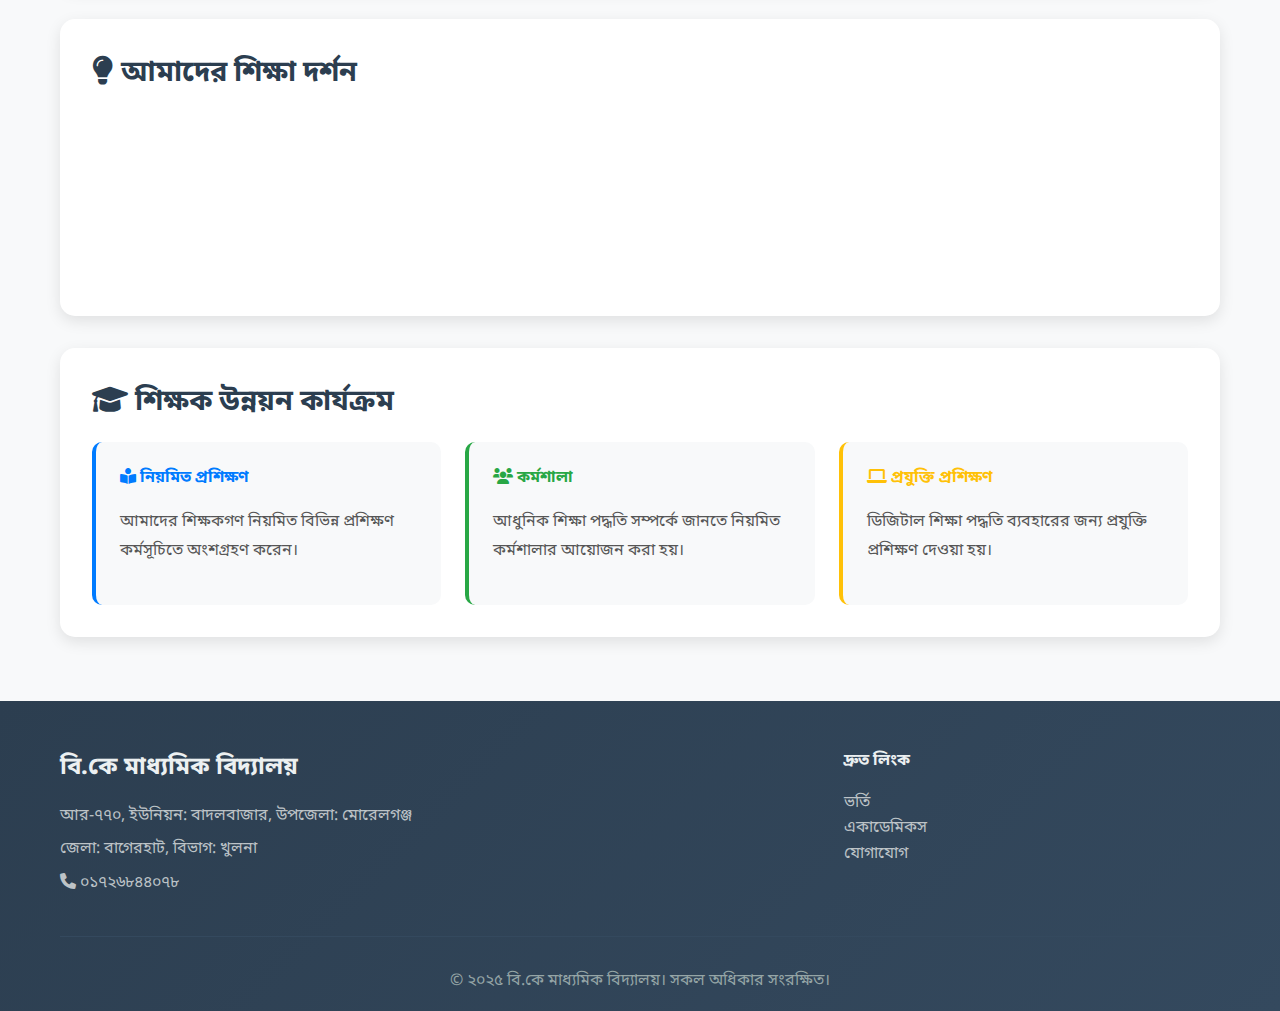
<file: teachers.html>
<!DOCTYPE html>
<html lang="bn">
<head>
    <meta charset="UTF-8">
    <meta name="viewport" content="width=device-width, initial-scale=1.0">
    <title>শিক্ষকবৃন্দ - বি.কে মাধ্যমিক বিদ্যালয়</title>
    <link rel="stylesheet" href="styles.css">
    <link href="https://fonts.googleapis.com/css2?family=Noto+Sans+Bengali:wght@300;400;500;600;700&display=swap" rel="stylesheet">
    <link rel="stylesheet" href="https://cdnjs.cloudflare.com/ajax/libs/font-awesome/6.0.0/css/all.min.css">
</head>
<body>
    <!-- Navigation -->
    <nav class="navbar">
        <div class="nav-container">
            <div class="nav-logo">
                <h2>বি.কে মাধ্যমিক বিদ্যালয়</h2>
                <span>১৯৭৪ থেকে</span>
            </div>
            <ul class="nav-menu">
                <li class="nav-item"><a href="index.html" class="nav-link">হোম</a></li>
                <li class="nav-item"><a href="about.html" class="nav-link">আমাদের সম্পর্কে</a></li>
                <li class="nav-item"><a href="academics.html" class="nav-link">একাডেমিকস</a></li>
                <li class="nav-item"><a href="admission.html" class="nav-link">ভর্তি</a></li>
                <li class="nav-item"><a href="teachers.html" class="nav-link active">শিক্ষকবৃন্দ</a></li>
                <li class="nav-item"><a href="student-life.html" class="nav-link">ছাত্রজীবন</a></li>
                <li class="nav-item"><a href="contact.html" class="nav-link">যোগাযোগ</a></li>
            </ul>
            <div class="hamburger">
                <span class="bar"></span>
                <span class="bar"></span>
                <span class="bar"></span>
            </div>
        </div>
    </nav>

    <!-- Page Content -->
    <div class="page-content">
        <div class="page-header">
            <div class="container">
                <h1 class="page-title">শিক্ষকবৃন্দ</h1>
                <p>অভিজ্ঞ ও দক্ষ শিক্ষকমণ্ডলী</p>
            </div>
        </div>

        <div class="container">
            <!-- Principal -->
            <div class="content-section">
                <h2><i class="fas fa-user-tie"></i> প্রধান শিক্ষক</h2>
                <div class="teacher-profile" style="background: linear-gradient(135deg, #74b9ff, #0984e3); color: white; padding: 2rem; border-radius: 15px; text-align: center; margin-bottom: 2rem;">
                    <div style="font-size: 4rem; margin-bottom: 1rem;">
                        <i class="fas fa-user-circle"></i>
                    </div>
                    <h3 style="font-size: 2rem; margin-bottom: 0.5rem;">মোছাঃ সালমা খাতুন</h3>
                    <p style="font-size: 1.2rem; opacity: 0.9; margin-bottom: 1rem;">প্রধান শিক্ষক</p>
                    <p style="opacity: 0.8;">এম.এ (বাংলা), বি.এড</p>
                    <p style="opacity: 0.8;">শিক্ষকতার অভিজ্ঞতা: ২৫ বছর</p>
                </div>
            </div>

            <!-- Teachers List -->
            <div class="content-section">
                <h2><i class="fas fa-chalkboard-teacher"></i> শিক্ষক তালিকা</h2>
                
                <div class="table-responsive">
                    <table class="data-table">
                        <thead>
                            <tr>
                                <th>নাম</th>
                                <th>পদবি</th>
                                <th>বিষয়</th>
                                <th>যোগ্যতা</th>
                                <th>অভিজ্ঞতা</th>
                            </tr>
                        </thead>
                        <tbody>
                            <tr>
                                <td>মোঃ আব্দুল করিম</td>
                                <td>সহকারী প্রধান শিক্ষক</td>
                                <td>গণিত</td>
                                <td>এম.এসসি (গণিত), বি.এড</td>
                                <td>২০ বছর</td>
                            </tr>
                            <tr>
                                <td>মোছাঃ রোকেয়া বেগম</td>
                                <td>সহকারী শিক্ষক</td>
                                <td>বাংলা</td>
                                <td>এম.এ (বাংলা), বি.এড</td>
                                <td>১৮ বছর</td>
                            </tr>
                            <tr>
                                <td>জনাব মোঃ রহিম উদ্দিন</td>
                                <td>সহকারী শিক্ষক</td>
                                <td>ইংরেজি</td>
                                <td>এম.এ (ইংরেজি), বি.এড</td>
                                <td>১৫ বছর</td>
                            </tr>
                            <tr>
                                <td>মোছাঃ নাসরিন আক্তার</td>
                                <td>সহকারী শিক্ষক</td>
                                <td>বিজ্ঞান</td>
                                <td>এম.এসসি (পদার্থবিজ্ঞান), বি.এড</td>
                                <td>১২ বছর</td>
                            </tr>
                            <tr>
                                <td>জনাব আলী হোসেন</td>
                                <td>সহকারী শিক্ষক</td>
                                <td>সামাজিক বিজ্ঞান</td>
                                <td>এম.এ (ইতিহাস), বি.এড</td>
                                <td>১৪ বছর</td>
                            </tr>
                            <tr>
                                <td>মোছাঃ ফাতেমা খাতুন</td>
                                <td>সহকারী শিক্ষক</td>
                                <td>ইসলাম শিক্ষা</td>
                                <td>এম.এ (ইসলামিক স্টাডিজ), বি.এড</td>
                                <td>১০ বছর</td>
                            </tr>
                            <tr>
                                <td>জনাব সুজন কুমার দাস</td>
                                <td>সহকারী শিক্ষক</td>
                                <td>শারীরিক শিক্ষা</td>
                                <td>বি.পি.এড</td>
                                <td>৮ বছর</td>
                            </tr>
                            <tr>
                                <td>মোছাঃ সুমি আক্তার</td>
                                <td>সহকারী শিক্ষক</td>
                                <td>চারু ও কারুকলা</td>
                                <td>বি.এফ.এ</td>
                                <td>৬ বছর</td>
                            </tr>
                        </tbody>
                    </table>
                </div>
            </div>

            <!-- Teaching Philosophy -->
            <div class="content-section">
                <h2><i class="fas fa-lightbulb"></i> আমাদের শিক্ষা দর্শন</h2>
                <div class="features-grid">
                    <div class="feature-item">
                        <h4><i class="fas fa-heart"></i> স্নেহশীল পরিবেশ</h4>
                        <p>আমরা প্রতিটি শিক্ষার্থীকে স্নেহ ও ভালোবাসা দিয়ে শিক্ষা প্রদান করি।</p>
                    </div>
                    <div class="feature-item">
                        <h4><i class="fas fa-brain"></i> সৃজনশীল শিক্ষা</h4>
                        <p>শিক্ষার্থীদের সৃজনশীল চিন্তাভাবনা বিকাশে উৎসাহ প্রদান করি।</p>
                    </div>
                    <div class="feature-item">
                        <h4><i class="fas fa-balance-scale"></i> নৈতিক মূল্যবোধ</h4>
                        <p>শিক্ষার পাশাপাশি নৈতিক মূল্যবোধ গঠনে গুরুত্ব দেই।</p>
                    </div>
                </div>
            </div>

            <!-- Teacher Development -->
            <div class="content-section">
                <h2><i class="fas fa-graduation-cap"></i> শিক্ষক উন্নয়ন কার্যক্রম</h2>
                <div style="display: grid; grid-template-columns: repeat(auto-fit, minmax(300px, 1fr)); gap: 1.5rem;">
                    <div style="background: #f8f9fa; padding: 1.5rem; border-radius: 10px; border-left: 4px solid #007bff;">
                        <h4 style="color: #007bff; margin-bottom: 1rem;"><i class="fas fa-book-reader"></i> নিয়মিত প্রশিক্ষণ</h4>
                        <p>আমাদের শিক্ষকগণ নিয়মিত বিভিন্ন প্রশিক্ষণ কর্মসূচিতে অংশগ্রহণ করেন।</p>
                    </div>
                    <div style="background: #f8f9fa; padding: 1.5rem; border-radius: 10px; border-left: 4px solid #28a745;">
                        <h4 style="color: #28a745; margin-bottom: 1rem;"><i class="fas fa-users"></i> কর্মশালা</h4>
                        <p>আধুনিক শিক্ষা পদ্ধতি সম্পর্কে জানতে নিয়মিত কর্মশালার আয়োজন করা হয়।</p>
                    </div>
                    <div style="background: #f8f9fa; padding: 1.5rem; border-radius: 10px; border-left: 4px solid #ffc107;">
                        <h4 style="color: #ffc107; margin-bottom: 1rem;"><i class="fas fa-laptop"></i> প্রযুক্তি প্রশিক্ষণ</h4>
                        <p>ডিজিটাল শিক্ষা পদ্ধতি ব্যবহারের জন্য প্রযুক্তি প্রশিক্ষণ দেওয়া হয়।</p>
                    </div>
                </div>
            </div>
        </div>
    </div>

    <!-- Footer -->
    <footer class="footer">
        <div class="container">
            <div class="footer-content">
                <div class="footer-info">
                    <h3>বি.কে মাধ্যমিক বিদ্যালয়</h3>
                    <p>আর-৭৭০, ইউনিয়ন: বাদলবাজার, উপজেলা: মোরেলগঞ্জ</p>
                    <p>জেলা: বাগেরহাট, বিভাগ: খুলনা</p>
                    <p><i class="fas fa-phone"></i> ০১৭২৬৮৪৪০৭৮</p>
                </div>
                <div class="footer-links">
                    <h4>দ্রুত লিংক</h4>
                    <ul>
                        <li><a href="admission.html">ভর্তি</a></li>
                        <li><a href="academics.html">একাডেমিকস</a></li>
                        <li><a href="contact.html">যোগাযোগ</a></li>
                    </ul>
                </div>
            </div>
            <div class="footer-bottom">
                <p>&copy; ২০২৫ বি.কে মাধ্যমিক বিদ্যালয়। সকল অধিকার সংরক্ষিত।</p>
            </div>
        </div>
    </footer>

    <script src="script.js"></script>
</body>
</html>
</file>
<file: styles.css>
* {
    margin: 0;
    padding: 0;
    box-sizing: border-box;
}

body {
    font-family: 'Noto Sans Bengali', sans-serif;
    line-height: 1.6;
    color: #333;
    background-color: #f8f9fa;
}

.container {
    max-width: 1200px;
    margin: 0 auto;
    padding: 0 20px;
}

/* Navigation */
.navbar {
    background: linear-gradient(135deg, #2c3e50, #3498db);
    padding: 1rem 0;
    position: fixed;
    width: 100%;
    top: 0;
    z-index: 1000;
    box-shadow: 0 2px 10px rgba(0,0,0,0.1);
}

.nav-container {
    max-width: 1200px;
    margin: 0 auto;
    padding: 0 20px;
    display: flex;
    justify-content: space-between;
    align-items: center;
}

.nav-logo h2 {
    color: white;
    font-size: 1.5rem;
    font-weight: 600;
}

.nav-logo span {
    color: #ecf0f1;
    font-size: 0.9rem;
    display: block;
    margin-top: -5px;
}

.nav-menu {
    display: flex;
    list-style: none;
    gap: 2rem;
}

.nav-link {
    color: white;
    text-decoration: none;
    font-weight: 500;
    transition: all 0.3s ease;
    padding: 0.5rem 1rem;
    border-radius: 25px;
}

.nav-link:hover,
.nav-link.active {
    background-color: rgba(255,255,255,0.2);
    transform: translateY(-2px);
}

.hamburger {
    display: none;
    flex-direction: column;
    cursor: pointer;
}

.bar {
    width: 25px;
    height: 3px;
    background-color: white;
    margin: 3px 0;
    transition: 0.3s;
}

/* Hero Section */
.hero {
    margin-top: 80px;
    min-height: 80vh;
    display: flex;
    align-items: center;
    background: linear-gradient(135deg, #74b9ff, #0984e3);
    color: white;
    padding: 2rem 0;
}

.hero-content {
    max-width: 1200px;
    margin: 0 auto;
    padding: 0 20px;
    display: grid;
    grid-template-columns: 1fr 1fr;
    gap: 3rem;
    align-items: center;
}

.hero-title {
    font-size: 3rem;
    font-weight: 700;
    margin-bottom: 1rem;
    line-height: 1.2;
}

.hero-subtitle {
    font-size: 1.2rem;
    margin-bottom: 2rem;
    opacity: 0.9;
    line-height: 1.6;
}

.cta-button {
    display: inline-block;
    background: linear-gradient(135deg, #00b894, #00a085);
    color: white;
    padding: 1rem 2rem;
    border-radius: 50px;
    text-decoration: none;
    font-weight: 600;
    font-size: 1.1rem;
    transition: all 0.3s ease;
    box-shadow: 0 4px 15px rgba(0,0,0,0.2);
}

.cta-button:hover {
    transform: translateY(-3px);
    box-shadow: 0 6px 20px rgba(0,0,0,0.3);
}

.hero-image {
    display: flex;
    justify-content: center;
    align-items: center;
}

.school-building {
    font-size: 15rem;
    color: rgba(255,255,255,0.3);
    animation: float 3s ease-in-out infinite;
}

@keyframes float {
    0%, 100% { transform: translateY(0px); }
    50% { transform: translateY(-20px); }
}

/* News Section */
.news-section {
    background: white;
    padding: 2rem 0;
    box-shadow: 0 2px 10px rgba(0,0,0,0.1);
}

.news-banner, .achievement-banner {
    display: flex;
    align-items: center;
    gap: 1rem;
    margin: 1rem 0;
    padding: 1rem;
    border-radius: 10px;
    animation: pulse 2s infinite;
}

.news-banner {
    background: linear-gradient(135deg, #ff7675, #e17055);
    color: white;
}

.achievement-banner {
    background: linear-gradient(135deg, #fdcb6e, #e17055);
    color: white;
}

.news-label {
    font-weight: 600;
    font-size: 1.1rem;
}

.news-text, .achievement-text {
    font-size: 1rem;
}

/* Activities Section */
.activities {
    padding: 4rem 0;
    background: #f8f9fa;
}

.section-title {
    text-align: center;
    font-size: 2.5rem;
    margin-bottom: 3rem;
    color: #2c3e50;
    font-weight: 600;
}

.activities-grid {
    display: grid;
    grid-template-columns: repeat(auto-fit, minmax(300px, 1fr));
    gap: 2rem;
}

.activity-card {
    background: white;
    padding: 2rem;
    border-radius: 15px;
    text-align: center;
    box-shadow: 0 5px 15px rgba(0,0,0,0.1);
    transition: all 0.3s ease;
}

.activity-card:hover {
    transform: translateY(-10px);
    box-shadow: 0 15px 30px rgba(0,0,0,0.2);
}

.activity-icon {
    font-size: 3rem;
    color: #3498db;
    margin-bottom: 1rem;
}

.activity-card h3 {
    font-size: 1.5rem;
    margin-bottom: 1rem;
    color: #2c3e50;
}

.activity-card p {
    color: #7f8c8d;
    line-height: 1.6;
}

/* Footer */
.footer {
    background: linear-gradient(135deg, #2c3e50, #34495e);
    color: white;
    padding: 3rem 0 1rem;
}

.footer-content {
    display: grid;
    grid-template-columns: 2fr 1fr;
    gap: 2rem;
    margin-bottom: 2rem;
}

.footer-info h3 {
    font-size: 1.5rem;
    margin-bottom: 1rem;
    color: #ecf0f1;
}

.footer-info p {
    margin-bottom: 0.5rem;
    color: #bdc3c7;
}

.footer-links h4 {
    margin-bottom: 1rem;
    color: #ecf0f1;
}

.footer-links ul {
    list-style: none;
}

.footer-links a {
    color: #bdc3c7;
    text-decoration: none;
    transition: color 0.3s ease;
}

.footer-links a:hover {
    color: #3498db;
}

.footer-bottom {
    text-align: center;
    padding-top: 2rem;
    border-top: 1px solid #34495e;
    color: #95a5a6;
}

/* Responsive Design */
@media (max-width: 768px) {
    .nav-menu {
        position: fixed;
        left: -100%;
        top: 70px;
        flex-direction: column;
        background-color: #2c3e50;
        width: 100%;
        text-align: center;
        transition: 0.3s;
        box-shadow: 0 10px 27px rgba(0,0,0,0.05);
        padding: 2rem 0;
    }

    .nav-menu.active {
        left: 0;
    }

    .hamburger {
        display: flex;
    }

    .hamburger.active .bar:nth-child(2) {
        opacity: 0;
    }

    .hamburger.active .bar:nth-child(1) {
        transform: translateY(8px) rotate(45deg);
    }

    .hamburger.active .bar:nth-child(3) {
        transform: translateY(-8px) rotate(-45deg);
    }

    .hero-content {
        grid-template-columns: 1fr;
        text-align: center;
    }

    .hero-title {
        font-size: 2rem;
    }

    .school-building {
        font-size: 8rem;
    }

    .footer-content {
        grid-template-columns: 1fr;
        text-align: center;
    }

    .activities-grid {
        grid-template-columns: 1fr;
    }

    .news-banner, .achievement-banner {
        flex-direction: column;
        text-align: center;
        gap: 0.5rem;
    }
}

/* Form Styles */
.form-container {
    background: white;
    padding: 2rem;
    border-radius: 15px;
    box-shadow: 0 5px 15px rgba(0,0,0,0.1);
    margin: 2rem 0;
}

.form-group {
    margin-bottom: 1.5rem;
}

.form-group label {
    display: block;
    margin-bottom: 0.5rem;
    font-weight: 600;
    color: #2c3e50;
}

.form-group input,
.form-group select,
.form-group textarea {
    width: 100%;
    padding: 0.75rem;
    border: 2px solid #e1e8ed;
    border-radius: 8px;
    font-size: 1rem;
    transition: border-color 0.3s ease;
    font-family: inherit;
}

.form-group input:focus,
.form-group select:focus,
.form-group textarea:focus {
    outline: none;
    border-color: #3498db;
}

.form-row {
    display: grid;
    grid-template-columns: 1fr 1fr;
    gap: 1rem;
}

.submit-btn {
    background: linear-gradient(135deg, #00b894, #00a085);
    color: white;
    padding: 1rem 2rem;
    border: none;
    border-radius: 50px;
    font-size: 1.1rem;
    font-weight: 600;
    cursor: pointer;
    transition: all 0.3s ease;
    width: 100%;
}

.submit-btn:hover {
    transform: translateY(-2px);
    box-shadow: 0 5px 15px rgba(0,0,0,0.2);
}

@media (max-width: 768px) {
    .form-row {
        grid-template-columns: 1fr;
    }
}

/* Page Content */
.page-content {
    margin-top: 80px;
    padding: 2rem 0;
    min-height: 70vh;
}

.page-header {
    background: linear-gradient(135deg, #74b9ff, #0984e3);
    color: white;
    padding: 3rem 0;
    text-align: center;
    margin-bottom: 3rem;
}

.page-title {
    font-size: 2.5rem;
    font-weight: 600;
}

.content-section {
    background: white;
    padding: 2rem;
    border-radius: 15px;
    box-shadow: 0 5px 15px rgba(0,0,0,0.1);
    margin-bottom: 2rem;
}

.content-section h2 {
    color: #2c3e50;
    margin-bottom: 1rem;
    font-size: 1.8rem;
}

.content-section p {
    line-height: 1.8;
    color: #555;
    margin-bottom: 1rem;
}

.features-grid {
    display: grid;
    grid-template-columns: repeat(auto-fit, minmax(250px, 1fr));
    gap: 1.5rem;
    margin-top: 2rem;
}

.feature-item {
    padding: 1.5rem;
    background: #f8f9fa;
    border-radius: 10px;
    border-left: 4px solid #3498db;
}

.feature-item h4 {
    color: #2c3e50;
    margin-bottom: 0.5rem;
}

.contact-info {
    display: grid;
    grid-template-columns: repeat(auto-fit, minmax(250px, 1fr));
    gap: 2rem;
    margin-top: 2rem;
}

.contact-card {
    background: white;
    padding: 2rem;
    border-radius: 15px;
    box-shadow: 0 5px 15px rgba(0,0,0,0.1);
    text-align: center;
}

.contact-icon {
    font-size: 2.5rem;
    color: #3498db;
    margin-bottom: 1rem;
}

.table-responsive {
    overflow-x: auto;
    margin: 1rem 0;
}

.data-table {
    width: 100%;
    border-collapse: collapse;
    background: white;
    border-radius: 10px;
    overflow: hidden;
    box-shadow: 0 5px 15px rgba(0,0,0,0.1);
}

.data-table th,
.data-table td {
    padding: 1rem;
    text-align: left;
    border-bottom: 1px solid #e1e8ed;
}

.data-table th {
    background: #3498db;
    color: white;
    font-weight: 600;
}

.data-table tr:hover {
    background: #f8f9fa;
}
</file>
<file: assets/style.css>
/* assets/style.css - Modern gradient school theme (Bangla) */
@import url('https://fonts.googleapis.com/css2?family=Noto+Sans+Bengali:wght@400;700&display=swap');
:root{
  --primary1:#0ea5e9;
  --primary2:#7c3aed;
  --muted:#6b7280;
  --card:#ffffff;
  --bg:#f3f8ff;
  --radius:14px;
  --shadow: 0 8px 24px rgba(15,23,42,0.08);
}
*{box-sizing:border-box}
body{margin:0;font-family:'Noto Sans Bengali', sans-serif;background:var(--bg);color:#05263a}
.container{max-width:1150px;margin:0 auto;padding:28px}
.header{background:linear-gradient(90deg,var(--primary1),var(--primary2));color:white;padding:18px;border-radius:14px;box-shadow:var(--shadow)}
.header .top{display:flex;align-items:center;gap:16px;flex-wrap:wrap}
.logo{display:flex;align-items:center;gap:12px}
.logo .mark{width:64px;height:64px;border-radius:12px;background:rgba(255,255,255,0.12);display:flex;align-items:center;justify-content:center;font-weight:800}
.header h1{margin:0;font-size:20px}
.header .subtitle{font-size:13px;opacity:0.95}
.nav{margin-left:auto}
.nav a{color:white;text-decoration:none;margin-left:14px;font-weight:700}
.hero{display:flex;gap:24px;align-items:center;margin-top:22px}
.hero-left{flex:1}
.hero h2{margin:0;font-size:34px;color:#05263a}
.hero p{color:var(--muted);margin-top:8px}
.btn{display:inline-block;background:linear-gradient(90deg,var(--primary2),var(--primary1));color:white;padding:10px 18px;border-radius:10px;text-decoration:none;font-weight:700;margin-top:14px;box-shadow:0 10px 30px rgba(124,58,237,0.12)}
.side-card{width:360px}
.card{background:var(--card);border-radius:12px;padding:18px;box-shadow:var(--shadow);border:1px solid rgba(5,38,58,0.04)}
.grid{display:grid;gap:18px}
.grid.cols-3{grid-template-columns:repeat(3,1fr)}
.section{margin-top:28px}
.section-title{display:flex;justify-content:space-between;align-items:center}
.small{color:var(--muted);font-size:14px}

/* Faculty grid */
.faculty-grid{display:grid;grid-template-columns:repeat(4,1fr);gap:18px;margin-top:12px}
.faculty-card{background:linear-gradient(180deg, #fff, #fbfdff);border-radius:12px;overflow:hidden;border:1px solid rgba(6,30,40,0.04)}
.faculty-thumb{height:180px;background:#0f1724;display:flex;align-items:center;justify-content:center}
.faculty-thumb img{width:100%;height:100%;object-fit:cover}
.faculty-body{padding:14px}
.faculty-body h4{margin:0 0 6px 0}
.socials{display:flex;gap:8px;margin-top:10px}
.socials a{display:inline-flex;align-items:center;justify-content:center;width:36px;height:36px;border-radius:8px;background:#f1f5f9;color:var(--primary2);text-decoration:none}

/* responsive */
@media (max-width:1100px){ .faculty-grid{grid-template-columns:repeat(2,1fr)} .side-card{width:100%} }
@media (max-width:700px){ .hero{flex-direction:column;align-items:flex-start} .nav{display:none} .faculty-grid{grid-template-columns:1fr} .hero h2{font-size:26px} }


.menu-toggle {
  display: none;
  background: none;
  border: none;
  color: white;
  font-size: 28px;
  cursor: pointer;
}

@media (max-width:700px){
  .menu-toggle {
    display: block;
    margin-left: auto;
  }
  .nav {
    display: none;
    flex-direction: column;
    background: linear-gradient(90deg,var(--primary1),var(--primary2));
    padding: 10px;
    border-radius: 8px;
  }
  .nav.show {
    display: flex;
  }
}
</file>
